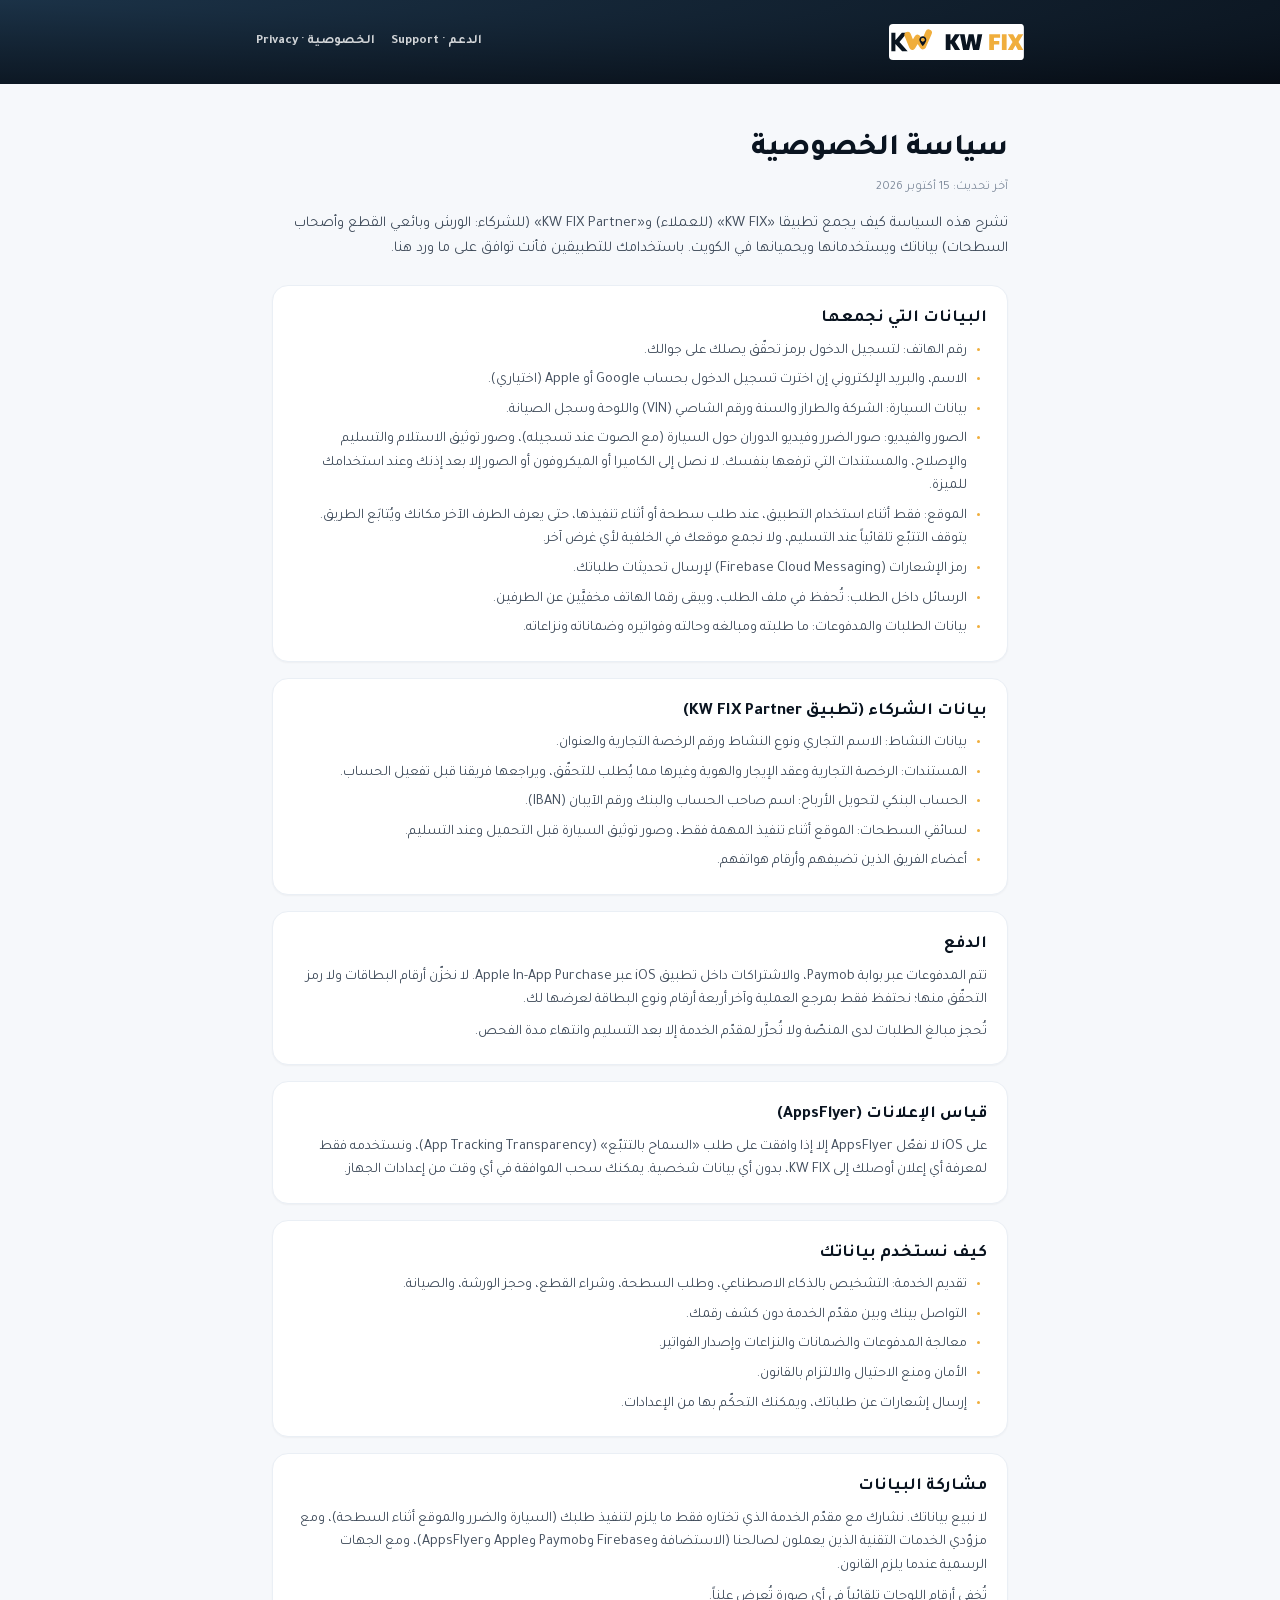
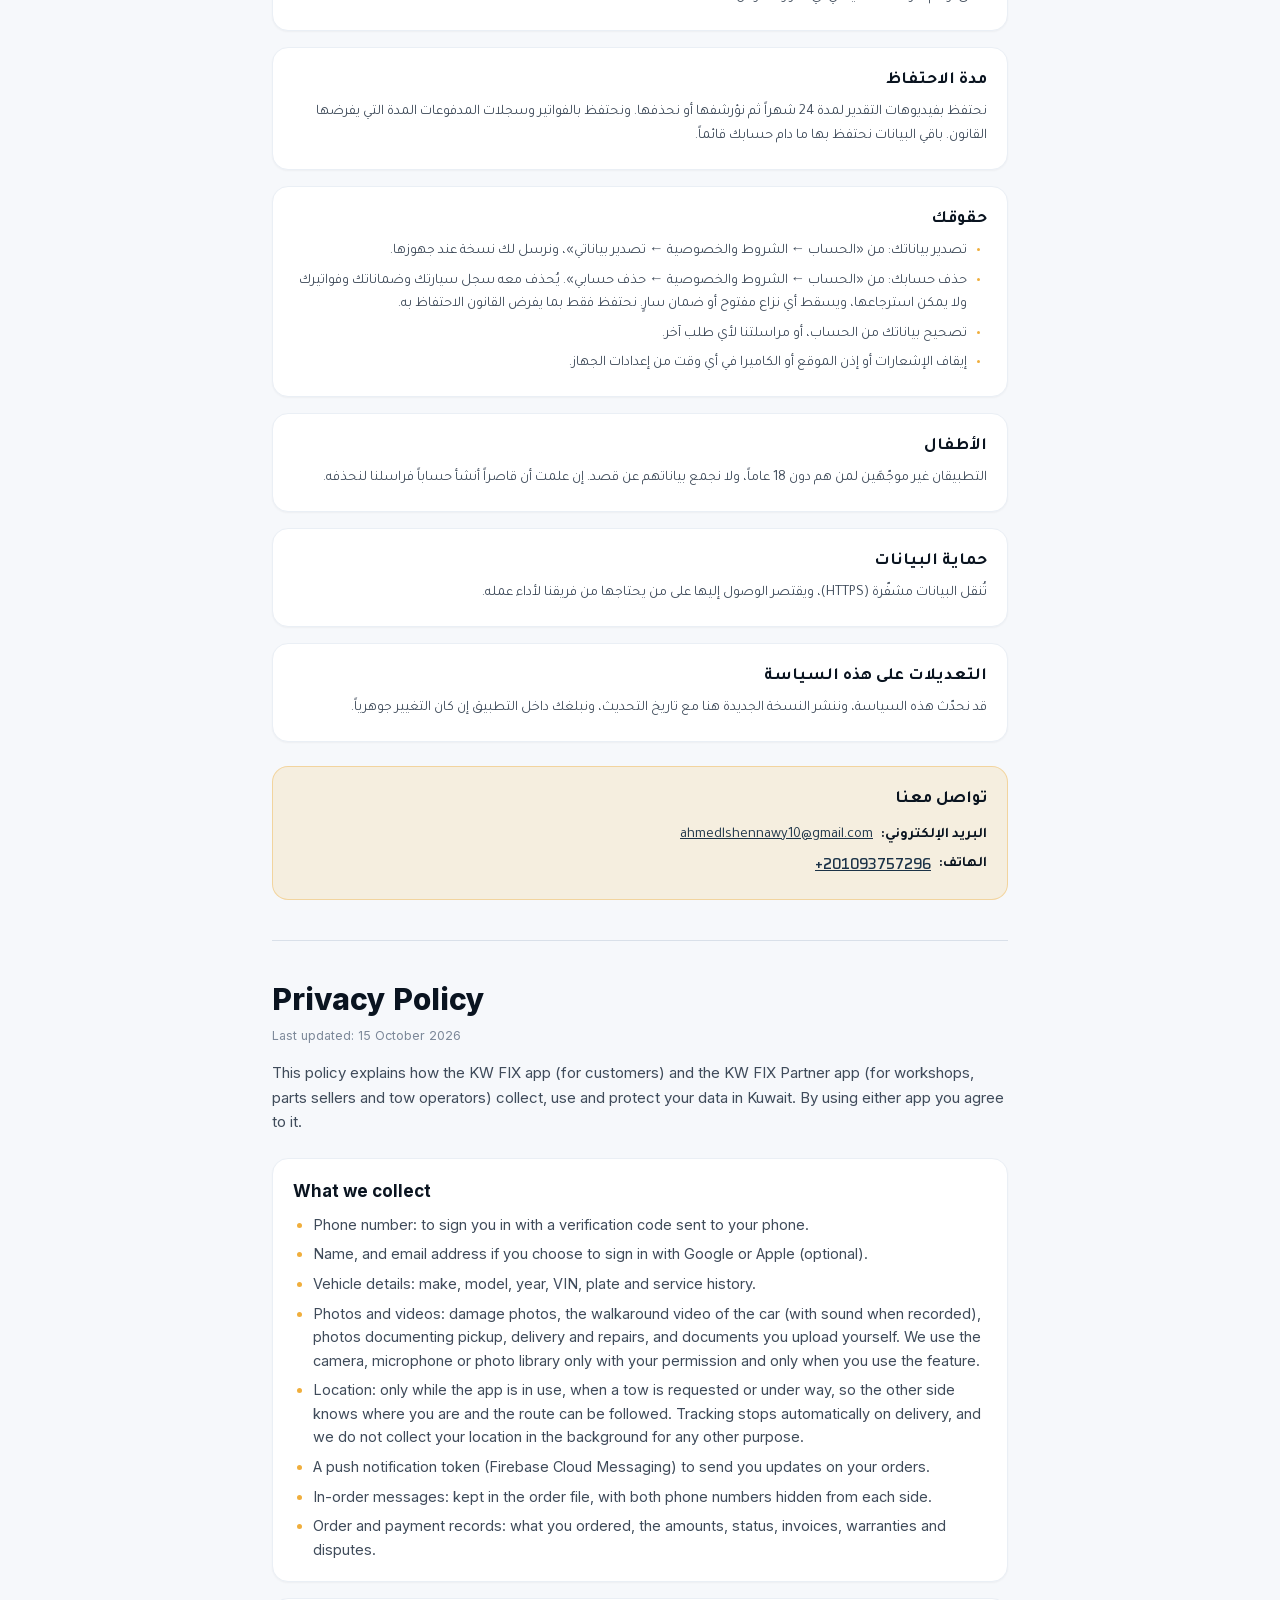
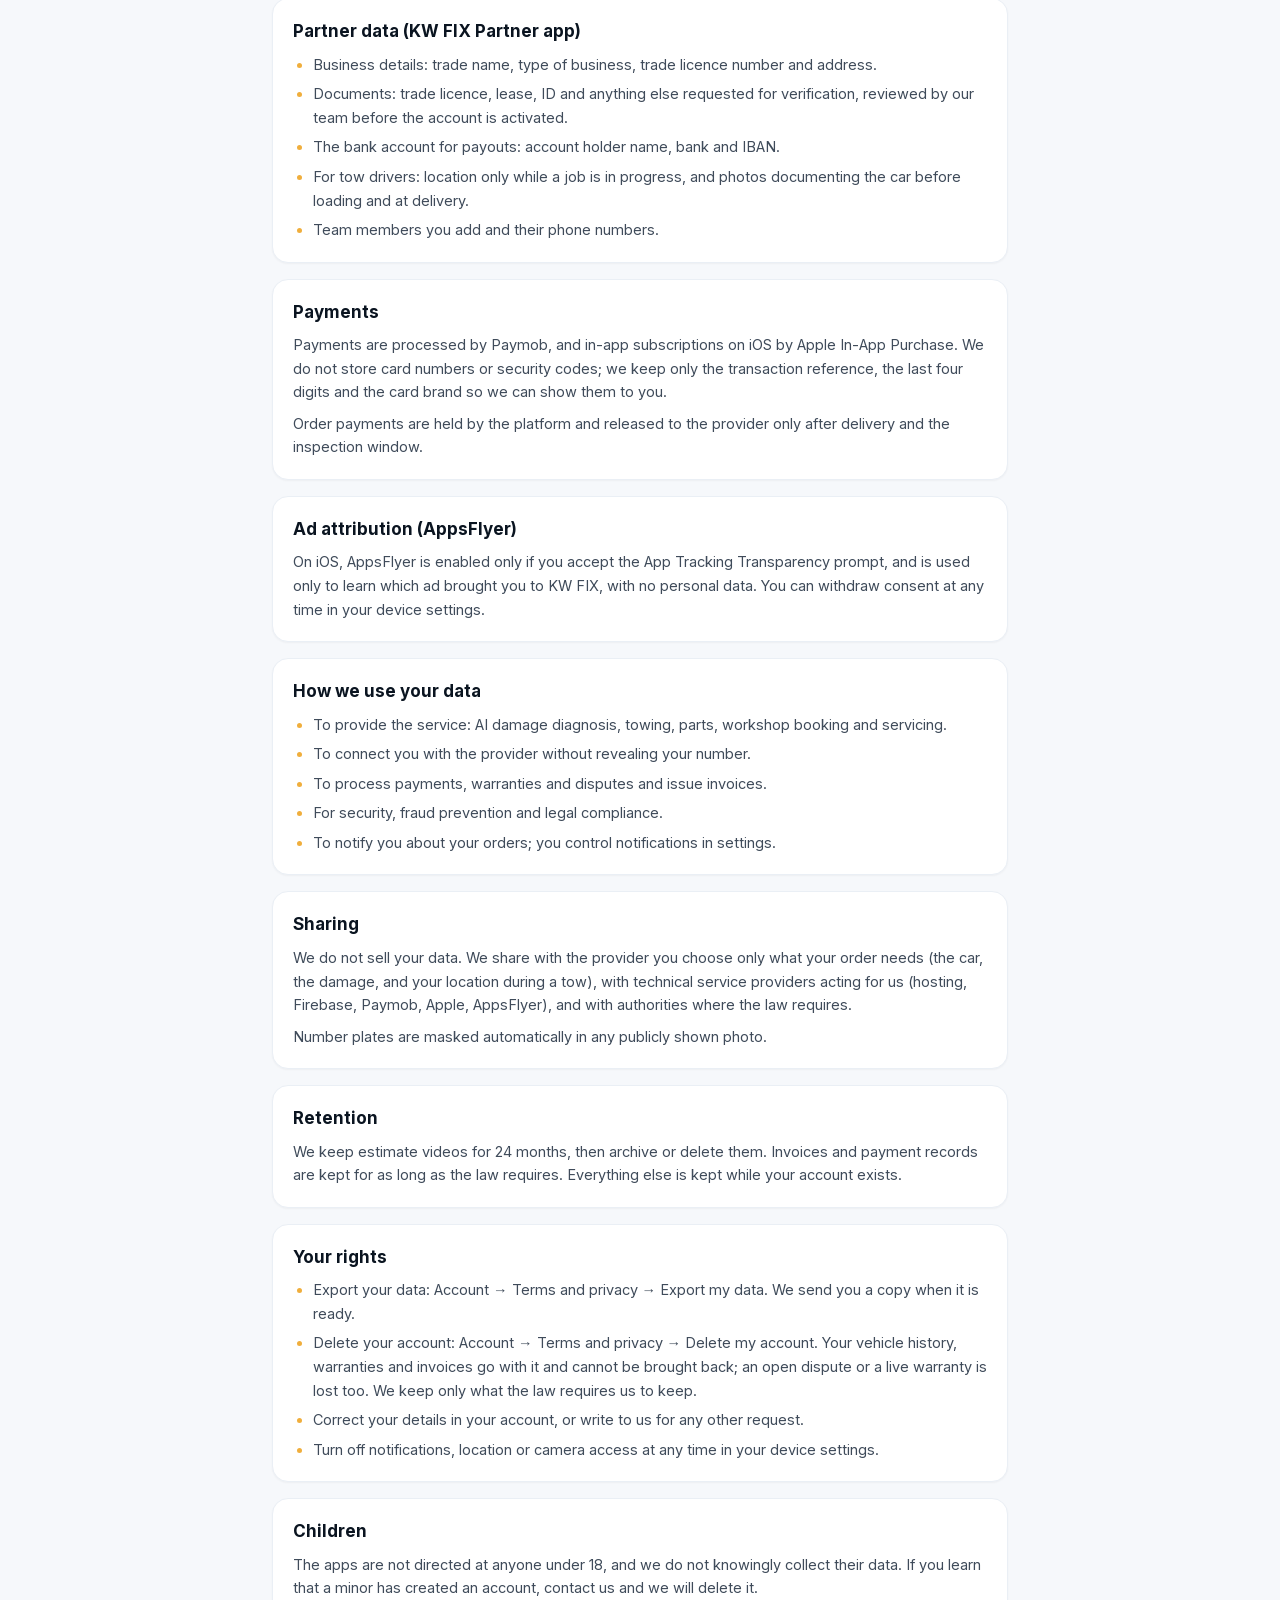
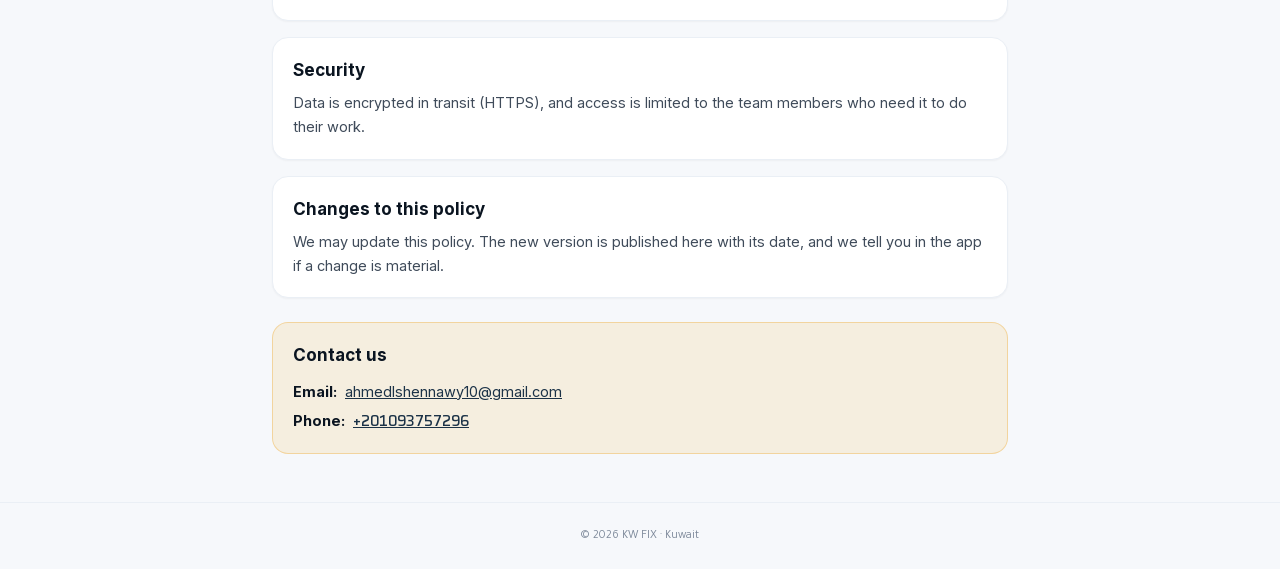
<file: privacy/index.html>
<!DOCTYPE html><html lang="ar" dir="rtl" class="whqhSG_variable _9LIvdq_variable _0bjUvq_variable bf8DeW_variable"><head><meta charSet="utf-8"/><meta name="viewport" content="width=device-width, initial-scale=1"/><link rel="stylesheet" href="../site.css"/><title>سياسة الخصوصية · Privacy Policy — KW FIX</title><meta name="description" content="How the KW FIX and KW FIX Partner apps collect, use and protect your data."/><meta name="robots" content="index, follow"/><meta name="next-size-adjust" content=""/></head><body><div hidden=""><!--$--><!--/$--></div><div class="min-h-dvh bg-canvas"><header class="bg-[radial-gradient(ellipse_at_top_left,var(--color-navy-700),var(--color-navy-950))] px-4 py-6"><div class="mx-auto flex max-w-3xl flex-wrap items-center justify-between gap-4"><img alt="KW FIX" width="150" height="40" decoding="async" data-nimg="1" class="h-9 w-auto rounded" style="color:transparent" src="../brand/logo_horizontal.svg"/><nav class="flex gap-4 text-[13px] font-bold text-white/80" aria-label="KW FIX"><a class="hover:text-gold-300" href="../support/">الدعم · Support</a><a class="hover:text-gold-300" href="../privacy/">الخصوصية · Privacy</a></nav></div></header><main class="mx-auto max-w-3xl px-4 py-8 sm:py-12"><article lang="ar" dir="rtl" class="font-ar"><h1 class="text-[26px] font-extrabold leading-tight text-fg sm:text-[30px]">سياسة الخصوصية</h1><p class="mt-2 text-[12.5px] text-fg-subtle">آخر تحديث: 15 أكتوبر 2026</p><p class="mt-4 text-[15px] leading-relaxed text-fg-muted">تشرح هذه السياسة كيف يجمع تطبيقا «KW FIX» (للعملاء) و«KW FIX Partner» (للشركاء: الورش وبائعي القطع وأصحاب السطحات) بياناتك ويستخدمانها ويحميانها في الكويت. باستخدامك للتطبيقين فأنت توافق على ما ورد هنا.</p><div class="mt-6 flex flex-col gap-4"><section class="rounded-lg border border-border bg-surface p-5 shadow-card"><h2 class="text-[17px] font-bold text-fg">البيانات التي نجمعها</h2><ul class="mt-2 list-disc space-y-1.5 ps-5 text-[14.5px] leading-relaxed text-fg-muted marker:text-gold-500"><li>رقم الهاتف: لتسجيل الدخول برمز تحقّق يصلك على جوالك.</li><li>الاسم، والبريد الإلكتروني إن اخترت تسجيل الدخول بحساب Google أو Apple (اختياري).</li><li>بيانات السيارة: الشركة والطراز والسنة ورقم الشاصي (VIN) واللوحة وسجل الصيانة.</li><li>الصور والفيديو: صور الضرر وفيديو الدوران حول السيارة (مع الصوت عند تسجيله)، وصور توثيق الاستلام والتسليم والإصلاح، والمستندات التي ترفعها بنفسك. لا نصل إلى الكاميرا أو الميكروفون أو الصور إلا بعد إذنك وعند استخدامك للميزة.</li><li>الموقع: فقط أثناء استخدام التطبيق، عند طلب سطحة أو أثناء تنفيذها، حتى يعرف الطرف الآخر مكانك ويُتابَع الطريق. يتوقف التتبّع تلقائياً عند التسليم، ولا نجمع موقعك في الخلفية لأي غرض آخر.</li><li>رمز الإشعارات (Firebase Cloud Messaging) لإرسال تحديثات طلباتك.</li><li>الرسائل داخل الطلب: تُحفظ في ملف الطلب، ويبقى رقما الهاتف مخفيَّين عن الطرفين.</li><li>بيانات الطلبات والمدفوعات: ما طلبته ومبالغه وحالته وفواتيره وضماناته ونزاعاته.</li></ul></section><section class="rounded-lg border border-border bg-surface p-5 shadow-card"><h2 class="text-[17px] font-bold text-fg">بيانات الشركاء (تطبيق KW FIX Partner)</h2><ul class="mt-2 list-disc space-y-1.5 ps-5 text-[14.5px] leading-relaxed text-fg-muted marker:text-gold-500"><li>بيانات النشاط: الاسم التجاري ونوع النشاط ورقم الرخصة التجارية والعنوان.</li><li>المستندات: الرخصة التجارية وعقد الإيجار والهوية وغيرها مما يُطلب للتحقّق، ويراجعها فريقنا قبل تفعيل الحساب.</li><li>الحساب البنكي لتحويل الأرباح: اسم صاحب الحساب والبنك ورقم الآيبان (IBAN).</li><li>لسائقي السطحات: الموقع أثناء تنفيذ المهمة فقط، وصور توثيق السيارة قبل التحميل وعند التسليم.</li><li>أعضاء الفريق الذين تضيفهم وأرقام هواتفهم.</li></ul></section><section class="rounded-lg border border-border bg-surface p-5 shadow-card"><h2 class="text-[17px] font-bold text-fg">الدفع</h2><p class="mt-2 text-[14.5px] leading-relaxed text-fg-muted">تتم المدفوعات عبر بوابة Paymob، والاشتراكات داخل تطبيق iOS عبر Apple In-App Purchase. لا نخزّن أرقام البطاقات ولا رمز التحقّق منها؛ نحتفظ فقط بمرجع العملية وآخر أربعة أرقام ونوع البطاقة لعرضها لك.</p><p class="mt-2 text-[14.5px] leading-relaxed text-fg-muted">تُحجز مبالغ الطلبات لدى المنصّة ولا تُحرَّر لمقدّم الخدمة إلا بعد التسليم وانتهاء مدة الفحص.</p></section><section class="rounded-lg border border-border bg-surface p-5 shadow-card"><h2 class="text-[17px] font-bold text-fg">قياس الإعلانات (AppsFlyer)</h2><p class="mt-2 text-[14.5px] leading-relaxed text-fg-muted">على iOS لا نفعّل AppsFlyer إلا إذا وافقت على طلب «السماح بالتتبّع» (App Tracking Transparency)، ونستخدمه فقط لمعرفة أي إعلان أوصلك إلى KW FIX، بدون أي بيانات شخصية. يمكنك سحب الموافقة في أي وقت من إعدادات الجهاز.</p></section><section class="rounded-lg border border-border bg-surface p-5 shadow-card"><h2 class="text-[17px] font-bold text-fg">كيف نستخدم بياناتك</h2><ul class="mt-2 list-disc space-y-1.5 ps-5 text-[14.5px] leading-relaxed text-fg-muted marker:text-gold-500"><li>تقديم الخدمة: التشخيص بالذكاء الاصطناعي، وطلب السطحة، وشراء القطع، وحجز الورشة، والصيانة.</li><li>التواصل بينك وبين مقدّم الخدمة دون كشف رقمك.</li><li>معالجة المدفوعات والضمانات والنزاعات وإصدار الفواتير.</li><li>الأمان ومنع الاحتيال والالتزام بالقانون.</li><li>إرسال إشعارات عن طلباتك، ويمكنك التحكّم بها من الإعدادات.</li></ul></section><section class="rounded-lg border border-border bg-surface p-5 shadow-card"><h2 class="text-[17px] font-bold text-fg">مشاركة البيانات</h2><p class="mt-2 text-[14.5px] leading-relaxed text-fg-muted">لا نبيع بياناتك. نشارك مع مقدّم الخدمة الذي تختاره فقط ما يلزم لتنفيذ طلبك (السيارة والضرر والموقع أثناء السطحة)، ومع مزوّدي الخدمات التقنية الذين يعملون لصالحنا (الاستضافة وFirebase وPaymob وApple وAppsFlyer)، ومع الجهات الرسمية عندما يلزم القانون.</p><p class="mt-2 text-[14.5px] leading-relaxed text-fg-muted">تُخفى أرقام اللوحات تلقائياً في أي صورة تُعرض علناً.</p></section><section class="rounded-lg border border-border bg-surface p-5 shadow-card"><h2 class="text-[17px] font-bold text-fg">مدة الاحتفاظ</h2><p class="mt-2 text-[14.5px] leading-relaxed text-fg-muted">نحتفظ بفيديوهات التقدير لمدة 24 شهراً ثم نؤرشفها أو نحذفها. ونحتفظ بالفواتير وسجلات المدفوعات المدة التي يفرضها القانون. باقي البيانات نحتفظ بها ما دام حسابك قائماً.</p></section><section class="rounded-lg border border-border bg-surface p-5 shadow-card"><h2 class="text-[17px] font-bold text-fg">حقوقك</h2><ul class="mt-2 list-disc space-y-1.5 ps-5 text-[14.5px] leading-relaxed text-fg-muted marker:text-gold-500"><li>تصدير بياناتك: من «الحساب ← الشروط والخصوصية ← تصدير بياناتي»، ونرسل لك نسخة عند جهوزها.</li><li>حذف حسابك: من «الحساب ← الشروط والخصوصية ← حذف حسابي». يُحذف معه سجل سيارتك وضماناتك وفواتيرك ولا يمكن استرجاعها، ويسقط أي نزاع مفتوح أو ضمان سارٍ. نحتفظ فقط بما يفرض القانون الاحتفاظ به.</li><li>تصحيح بياناتك من الحساب، أو مراسلتنا لأي طلب آخر.</li><li>إيقاف الإشعارات أو إذن الموقع أو الكاميرا في أي وقت من إعدادات الجهاز.</li></ul></section><section class="rounded-lg border border-border bg-surface p-5 shadow-card"><h2 class="text-[17px] font-bold text-fg">الأطفال</h2><p class="mt-2 text-[14.5px] leading-relaxed text-fg-muted">التطبيقان غير موجّهَين لمن هم دون 18 عاماً، ولا نجمع بياناتهم عن قصد. إن علمت أن قاصراً أنشأ حساباً فراسلنا لنحذفه.</p></section><section class="rounded-lg border border-border bg-surface p-5 shadow-card"><h2 class="text-[17px] font-bold text-fg">حماية البيانات</h2><p class="mt-2 text-[14.5px] leading-relaxed text-fg-muted">تُنقل البيانات مشفّرة (HTTPS)، ويقتصر الوصول إليها على من يحتاجها من فريقنا لأداء عمله.</p></section><section class="rounded-lg border border-border bg-surface p-5 shadow-card"><h2 class="text-[17px] font-bold text-fg">التعديلات على هذه السياسة</h2><p class="mt-2 text-[14.5px] leading-relaxed text-fg-muted">قد نحدّث هذه السياسة، وننشر النسخة الجديدة هنا مع تاريخ التحديث، ونبلغك داخل التطبيق إن كان التغيير جوهرياً.</p></section></div><div class="mt-6"><div class="rounded-lg border border-gold-500/40 bg-accent-soft p-5"><h2 class="text-[17px] font-bold text-fg">تواصل معنا</h2><dl class="mt-3 grid gap-2 text-[14.5px]"><div class="flex flex-wrap gap-x-2"><dt class="font-bold text-fg">البريد الإلكتروني:</dt><dd><a href="mailto:ahmedlshennawy10@gmail.com" dir="ltr" class="break-all text-navy-700 underline dark:text-gold-300">ahmedlshennawy10@gmail.com</a></dd></div><div class="flex flex-wrap gap-x-2"><dt class="font-bold text-fg">الهاتف:</dt><dd><a href="tel:+201093757296" dir="ltr" class="num text-navy-700 underline dark:text-gold-300">+201093757296</a></dd></div></dl></div></div></article><hr class="my-10 border-border-strong"/><article lang="en" dir="ltr" class="font-en"><h1 class="text-[26px] font-extrabold leading-tight text-fg sm:text-[30px]">Privacy Policy</h1><p class="mt-2 text-[12.5px] text-fg-subtle">Last updated: 15 October 2026</p><p class="mt-4 text-[15px] leading-relaxed text-fg-muted">This policy explains how the KW FIX app (for customers) and the KW FIX Partner app (for workshops, parts sellers and tow operators) collect, use and protect your data in Kuwait. By using either app you agree to it.</p><div class="mt-6 flex flex-col gap-4"><section class="rounded-lg border border-border bg-surface p-5 shadow-card"><h2 class="text-[17px] font-bold text-fg">What we collect</h2><ul class="mt-2 list-disc space-y-1.5 ps-5 text-[14.5px] leading-relaxed text-fg-muted marker:text-gold-500"><li>Phone number: to sign you in with a verification code sent to your phone.</li><li>Name, and email address if you choose to sign in with Google or Apple (optional).</li><li>Vehicle details: make, model, year, VIN, plate and service history.</li><li>Photos and videos: damage photos, the walkaround video of the car (with sound when recorded), photos documenting pickup, delivery and repairs, and documents you upload yourself. We use the camera, microphone or photo library only with your permission and only when you use the feature.</li><li>Location: only while the app is in use, when a tow is requested or under way, so the other side knows where you are and the route can be followed. Tracking stops automatically on delivery, and we do not collect your location in the background for any other purpose.</li><li>A push notification token (Firebase Cloud Messaging) to send you updates on your orders.</li><li>In-order messages: kept in the order file, with both phone numbers hidden from each side.</li><li>Order and payment records: what you ordered, the amounts, status, invoices, warranties and disputes.</li></ul></section><section class="rounded-lg border border-border bg-surface p-5 shadow-card"><h2 class="text-[17px] font-bold text-fg">Partner data (KW FIX Partner app)</h2><ul class="mt-2 list-disc space-y-1.5 ps-5 text-[14.5px] leading-relaxed text-fg-muted marker:text-gold-500"><li>Business details: trade name, type of business, trade licence number and address.</li><li>Documents: trade licence, lease, ID and anything else requested for verification, reviewed by our team before the account is activated.</li><li>The bank account for payouts: account holder name, bank and IBAN.</li><li>For tow drivers: location only while a job is in progress, and photos documenting the car before loading and at delivery.</li><li>Team members you add and their phone numbers.</li></ul></section><section class="rounded-lg border border-border bg-surface p-5 shadow-card"><h2 class="text-[17px] font-bold text-fg">Payments</h2><p class="mt-2 text-[14.5px] leading-relaxed text-fg-muted">Payments are processed by Paymob, and in-app subscriptions on iOS by Apple In-App Purchase. We do not store card numbers or security codes; we keep only the transaction reference, the last four digits and the card brand so we can show them to you.</p><p class="mt-2 text-[14.5px] leading-relaxed text-fg-muted">Order payments are held by the platform and released to the provider only after delivery and the inspection window.</p></section><section class="rounded-lg border border-border bg-surface p-5 shadow-card"><h2 class="text-[17px] font-bold text-fg">Ad attribution (AppsFlyer)</h2><p class="mt-2 text-[14.5px] leading-relaxed text-fg-muted">On iOS, AppsFlyer is enabled only if you accept the App Tracking Transparency prompt, and is used only to learn which ad brought you to KW FIX, with no personal data. You can withdraw consent at any time in your device settings.</p></section><section class="rounded-lg border border-border bg-surface p-5 shadow-card"><h2 class="text-[17px] font-bold text-fg">How we use your data</h2><ul class="mt-2 list-disc space-y-1.5 ps-5 text-[14.5px] leading-relaxed text-fg-muted marker:text-gold-500"><li>To provide the service: AI damage diagnosis, towing, parts, workshop booking and servicing.</li><li>To connect you with the provider without revealing your number.</li><li>To process payments, warranties and disputes and issue invoices.</li><li>For security, fraud prevention and legal compliance.</li><li>To notify you about your orders; you control notifications in settings.</li></ul></section><section class="rounded-lg border border-border bg-surface p-5 shadow-card"><h2 class="text-[17px] font-bold text-fg">Sharing</h2><p class="mt-2 text-[14.5px] leading-relaxed text-fg-muted">We do not sell your data. We share with the provider you choose only what your order needs (the car, the damage, and your location during a tow), with technical service providers acting for us (hosting, Firebase, Paymob, Apple, AppsFlyer), and with authorities where the law requires.</p><p class="mt-2 text-[14.5px] leading-relaxed text-fg-muted">Number plates are masked automatically in any publicly shown photo.</p></section><section class="rounded-lg border border-border bg-surface p-5 shadow-card"><h2 class="text-[17px] font-bold text-fg">Retention</h2><p class="mt-2 text-[14.5px] leading-relaxed text-fg-muted">We keep estimate videos for 24 months, then archive or delete them. Invoices and payment records are kept for as long as the law requires. Everything else is kept while your account exists.</p></section><section class="rounded-lg border border-border bg-surface p-5 shadow-card"><h2 class="text-[17px] font-bold text-fg">Your rights</h2><ul class="mt-2 list-disc space-y-1.5 ps-5 text-[14.5px] leading-relaxed text-fg-muted marker:text-gold-500"><li>Export your data: Account → Terms and privacy → Export my data. We send you a copy when it is ready.</li><li>Delete your account: Account → Terms and privacy → Delete my account. Your vehicle history, warranties and invoices go with it and cannot be brought back; an open dispute or a live warranty is lost too. We keep only what the law requires us to keep.</li><li>Correct your details in your account, or write to us for any other request.</li><li>Turn off notifications, location or camera access at any time in your device settings.</li></ul></section><section class="rounded-lg border border-border bg-surface p-5 shadow-card"><h2 class="text-[17px] font-bold text-fg">Children</h2><p class="mt-2 text-[14.5px] leading-relaxed text-fg-muted">The apps are not directed at anyone under 18, and we do not knowingly collect their data. If you learn that a minor has created an account, contact us and we will delete it.</p></section><section class="rounded-lg border border-border bg-surface p-5 shadow-card"><h2 class="text-[17px] font-bold text-fg">Security</h2><p class="mt-2 text-[14.5px] leading-relaxed text-fg-muted">Data is encrypted in transit (HTTPS), and access is limited to the team members who need it to do their work.</p></section><section class="rounded-lg border border-border bg-surface p-5 shadow-card"><h2 class="text-[17px] font-bold text-fg">Changes to this policy</h2><p class="mt-2 text-[14.5px] leading-relaxed text-fg-muted">We may update this policy. The new version is published here with its date, and we tell you in the app if a change is material.</p></section></div><div class="mt-6"><div class="rounded-lg border border-gold-500/40 bg-accent-soft p-5"><h2 class="text-[17px] font-bold text-fg">Contact us</h2><dl class="mt-3 grid gap-2 text-[14.5px]"><div class="flex flex-wrap gap-x-2"><dt class="font-bold text-fg">Email:</dt><dd><a href="mailto:ahmedlshennawy10@gmail.com" dir="ltr" class="break-all text-navy-700 underline dark:text-gold-300">ahmedlshennawy10@gmail.com</a></dd></div><div class="flex flex-wrap gap-x-2"><dt class="font-bold text-fg">Phone:</dt><dd><a href="tel:+201093757296" dir="ltr" class="num text-navy-700 underline dark:text-gold-300">+201093757296</a></dd></div></dl></div></div></article></main><footer class="border-t border-border px-4 py-6 text-center text-[12px] text-fg-subtle"><span dir="ltr">© 2026 KW FIX · Kuwait</span></footer></div><!--$--><!--/$--></body></html>
</file>
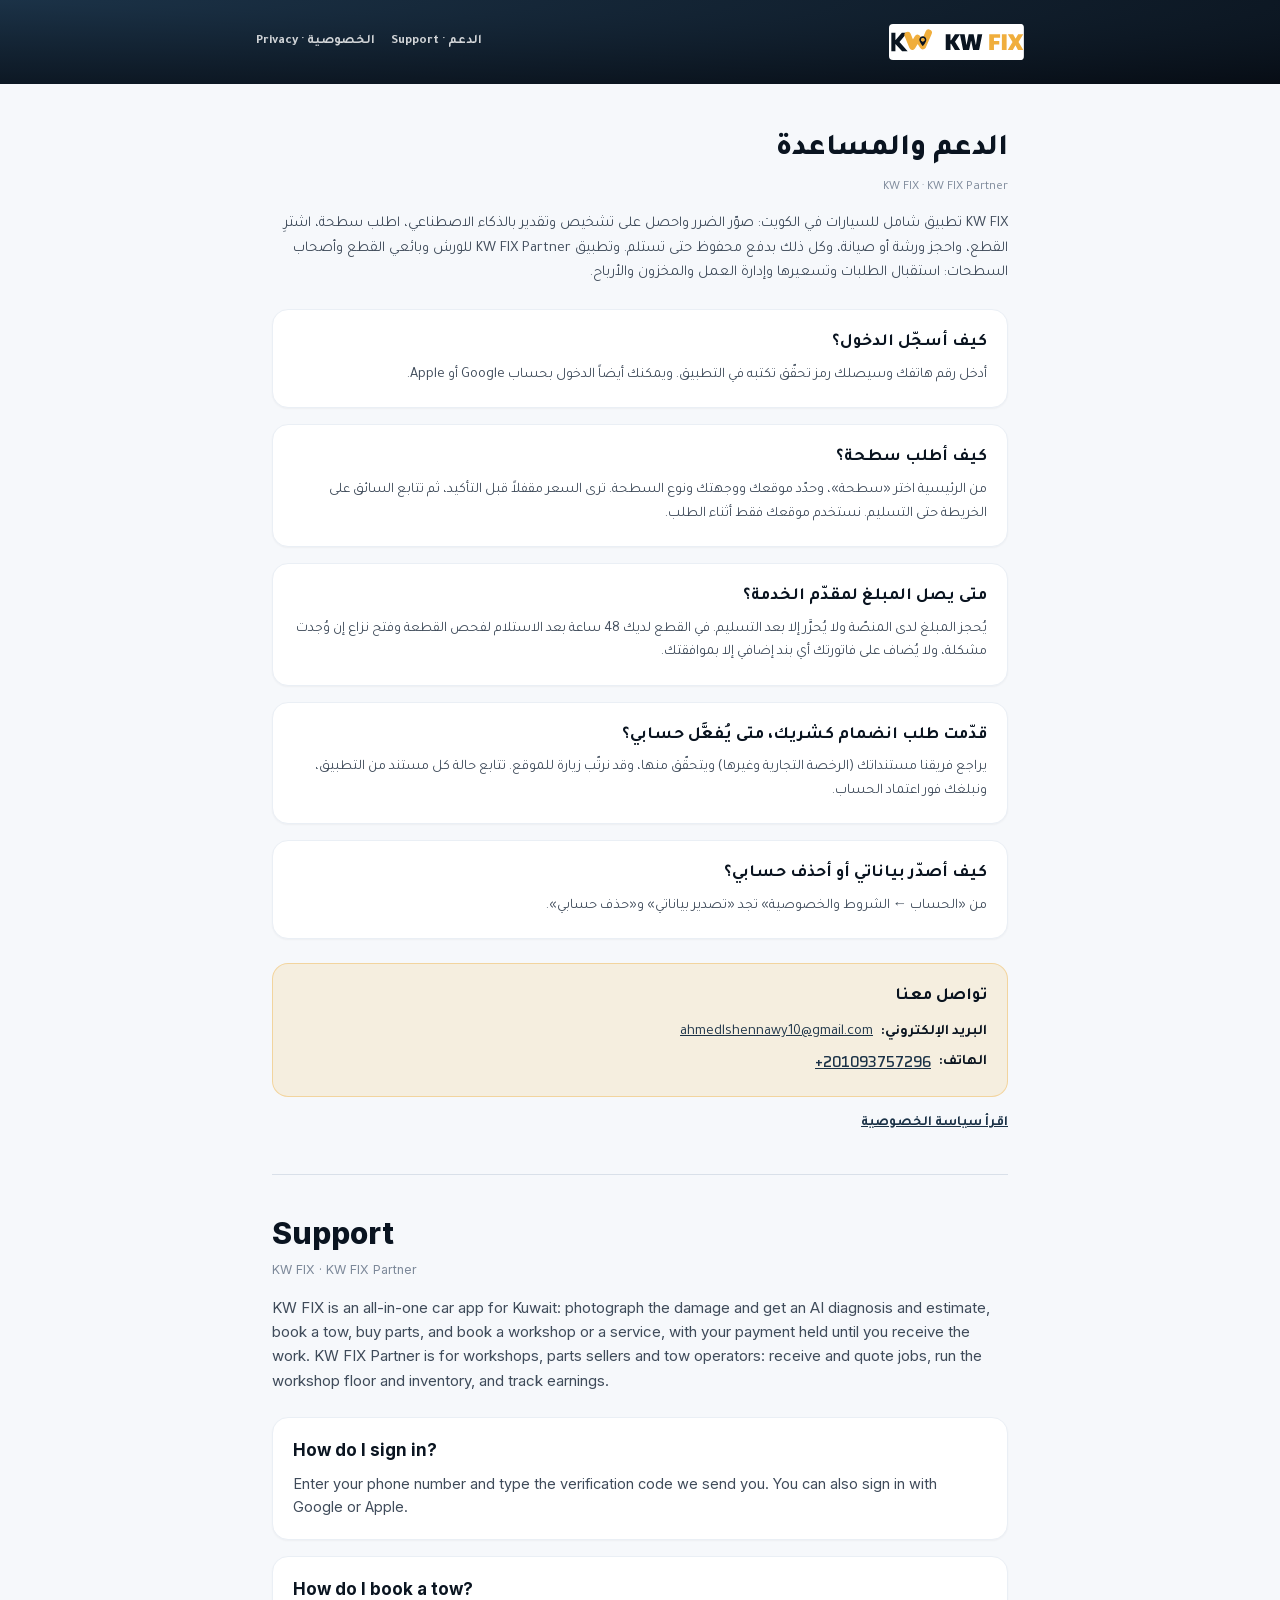
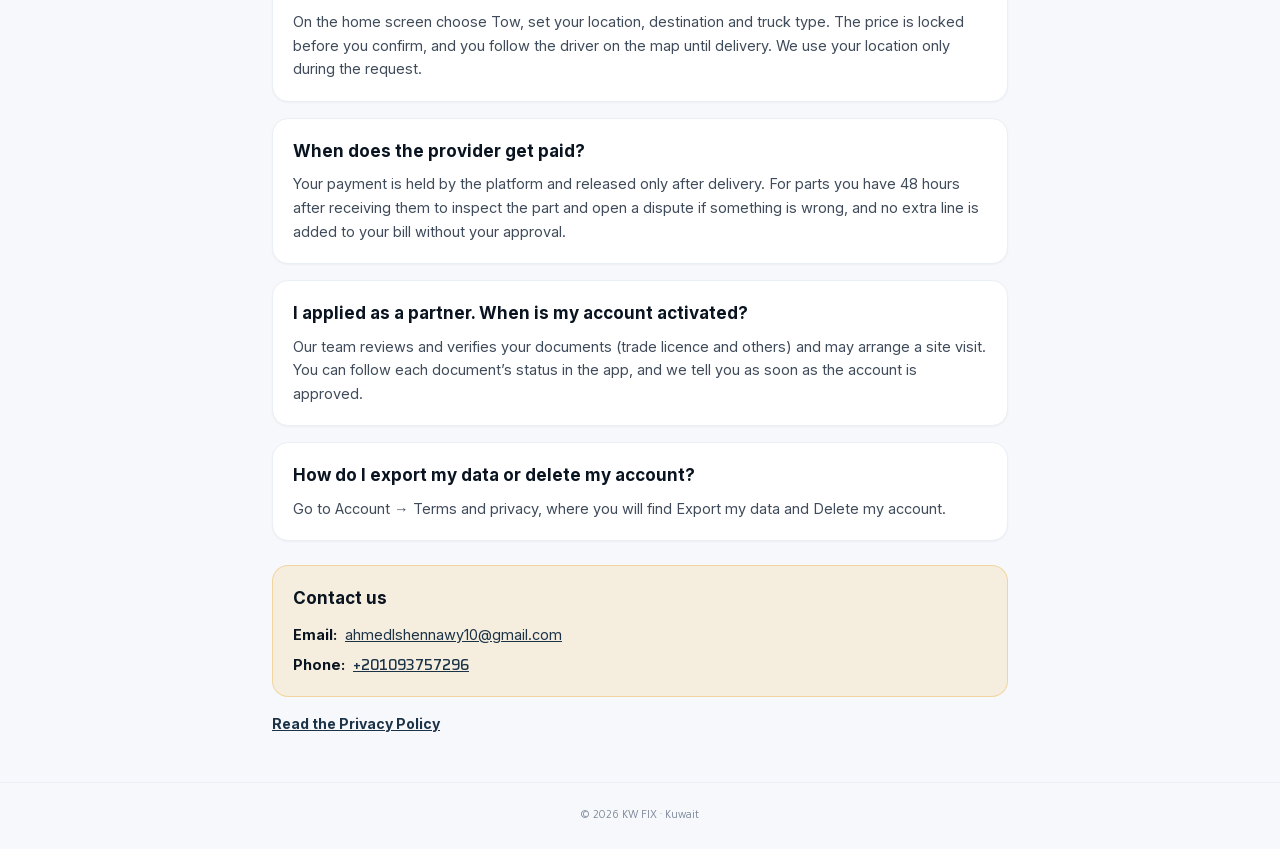
<file: support/index.html>
<!DOCTYPE html><html lang="ar" dir="rtl" class="whqhSG_variable _9LIvdq_variable _0bjUvq_variable bf8DeW_variable"><head><meta charSet="utf-8"/><meta name="viewport" content="width=device-width, initial-scale=1"/><link rel="stylesheet" href="../site.css"/><title>الدعم · Support — KW FIX</title><meta name="description" content="Help with the KW FIX and KW FIX Partner apps: what they do, frequently asked questions and how to reach us."/><meta name="robots" content="index, follow"/><meta name="next-size-adjust" content=""/></head><body><div hidden=""><!--$--><!--/$--></div><div class="min-h-dvh bg-canvas"><header class="bg-[radial-gradient(ellipse_at_top_left,var(--color-navy-700),var(--color-navy-950))] px-4 py-6"><div class="mx-auto flex max-w-3xl flex-wrap items-center justify-between gap-4"><img alt="KW FIX" width="150" height="40" decoding="async" data-nimg="1" class="h-9 w-auto rounded" style="color:transparent" src="../brand/logo_horizontal.svg"/><nav class="flex gap-4 text-[13px] font-bold text-white/80" aria-label="KW FIX"><a class="hover:text-gold-300" href="../support/">الدعم · Support</a><a class="hover:text-gold-300" href="../privacy/">الخصوصية · Privacy</a></nav></div></header><main class="mx-auto max-w-3xl px-4 py-8 sm:py-12"><article lang="ar" dir="rtl" class="font-ar"><h1 class="text-[26px] font-extrabold leading-tight text-fg sm:text-[30px]">الدعم والمساعدة</h1><p class="mt-2 text-[12.5px] text-fg-subtle">KW FIX · KW FIX Partner</p><p class="mt-4 text-[15px] leading-relaxed text-fg-muted">KW FIX تطبيق شامل للسيارات في الكويت: صوّر الضرر واحصل على تشخيص وتقدير بالذكاء الاصطناعي، اطلب سطحة، اشترِ القطع، واحجز ورشة أو صيانة، وكل ذلك بدفع محفوظ حتى تستلم. وتطبيق KW FIX Partner للورش وبائعي القطع وأصحاب السطحات: استقبال الطلبات وتسعيرها وإدارة العمل والمخزون والأرباح.</p><div class="mt-6 flex flex-col gap-4"><section class="rounded-lg border border-border bg-surface p-5 shadow-card"><h2 class="text-[17px] font-bold text-fg">كيف أسجّل الدخول؟</h2><p class="mt-2 text-[14.5px] leading-relaxed text-fg-muted">أدخل رقم هاتفك وسيصلك رمز تحقّق تكتبه في التطبيق. ويمكنك أيضاً الدخول بحساب Google أو Apple.</p></section><section class="rounded-lg border border-border bg-surface p-5 shadow-card"><h2 class="text-[17px] font-bold text-fg">كيف أطلب سطحة؟</h2><p class="mt-2 text-[14.5px] leading-relaxed text-fg-muted">من الرئيسية اختر «سطحة»، وحدّد موقعك ووجهتك ونوع السطحة. ترى السعر مقفلاً قبل التأكيد، ثم تتابع السائق على الخريطة حتى التسليم. نستخدم موقعك فقط أثناء الطلب.</p></section><section class="rounded-lg border border-border bg-surface p-5 shadow-card"><h2 class="text-[17px] font-bold text-fg">متى يصل المبلغ لمقدّم الخدمة؟</h2><p class="mt-2 text-[14.5px] leading-relaxed text-fg-muted">يُحجز المبلغ لدى المنصّة ولا يُحرَّر إلا بعد التسليم. في القطع لديك 48 ساعة بعد الاستلام لفحص القطعة وفتح نزاع إن وُجدت مشكلة، ولا يُضاف على فاتورتك أي بند إضافي إلا بموافقتك.</p></section><section class="rounded-lg border border-border bg-surface p-5 shadow-card"><h2 class="text-[17px] font-bold text-fg">قدّمت طلب انضمام كشريك، متى يُفعَّل حسابي؟</h2><p class="mt-2 text-[14.5px] leading-relaxed text-fg-muted">يراجع فريقنا مستنداتك (الرخصة التجارية وغيرها) ويتحقّق منها، وقد نرتّب زيارة للموقع. تتابع حالة كل مستند من التطبيق، ونبلغك فور اعتماد الحساب.</p></section><section class="rounded-lg border border-border bg-surface p-5 shadow-card"><h2 class="text-[17px] font-bold text-fg">كيف أصدّر بياناتي أو أحذف حسابي؟</h2><p class="mt-2 text-[14.5px] leading-relaxed text-fg-muted">من «الحساب ← الشروط والخصوصية» تجد «تصدير بياناتي» و«حذف حسابي».</p></section></div><div class="mt-6"><div class="flex flex-col gap-4"><div class="rounded-lg border border-gold-500/40 bg-accent-soft p-5"><h2 class="text-[17px] font-bold text-fg">تواصل معنا</h2><dl class="mt-3 grid gap-2 text-[14.5px]"><div class="flex flex-wrap gap-x-2"><dt class="font-bold text-fg">البريد الإلكتروني:</dt><dd><a href="mailto:ahmedlshennawy10@gmail.com" dir="ltr" class="break-all text-navy-700 underline dark:text-gold-300">ahmedlshennawy10@gmail.com</a></dd></div><div class="flex flex-wrap gap-x-2"><dt class="font-bold text-fg">الهاتف:</dt><dd><a href="tel:+201093757296" dir="ltr" class="num text-navy-700 underline dark:text-gold-300">+201093757296</a></dd></div></dl></div><p class="text-[14px] text-fg-muted"><a class="font-bold text-navy-700 underline dark:text-gold-300" href="../privacy/">اقرأ سياسة الخصوصية</a></p></div></div></article><hr class="my-10 border-border-strong"/><article lang="en" dir="ltr" class="font-en"><h1 class="text-[26px] font-extrabold leading-tight text-fg sm:text-[30px]">Support</h1><p class="mt-2 text-[12.5px] text-fg-subtle">KW FIX · KW FIX Partner</p><p class="mt-4 text-[15px] leading-relaxed text-fg-muted">KW FIX is an all-in-one car app for Kuwait: photograph the damage and get an AI diagnosis and estimate, book a tow, buy parts, and book a workshop or a service, with your payment held until you receive the work. KW FIX Partner is for workshops, parts sellers and tow operators: receive and quote jobs, run the workshop floor and inventory, and track earnings.</p><div class="mt-6 flex flex-col gap-4"><section class="rounded-lg border border-border bg-surface p-5 shadow-card"><h2 class="text-[17px] font-bold text-fg">How do I sign in?</h2><p class="mt-2 text-[14.5px] leading-relaxed text-fg-muted">Enter your phone number and type the verification code we send you. You can also sign in with Google or Apple.</p></section><section class="rounded-lg border border-border bg-surface p-5 shadow-card"><h2 class="text-[17px] font-bold text-fg">How do I book a tow?</h2><p class="mt-2 text-[14.5px] leading-relaxed text-fg-muted">On the home screen choose Tow, set your location, destination and truck type. The price is locked before you confirm, and you follow the driver on the map until delivery. We use your location only during the request.</p></section><section class="rounded-lg border border-border bg-surface p-5 shadow-card"><h2 class="text-[17px] font-bold text-fg">When does the provider get paid?</h2><p class="mt-2 text-[14.5px] leading-relaxed text-fg-muted">Your payment is held by the platform and released only after delivery. For parts you have 48 hours after receiving them to inspect the part and open a dispute if something is wrong, and no extra line is added to your bill without your approval.</p></section><section class="rounded-lg border border-border bg-surface p-5 shadow-card"><h2 class="text-[17px] font-bold text-fg">I applied as a partner. When is my account activated?</h2><p class="mt-2 text-[14.5px] leading-relaxed text-fg-muted">Our team reviews and verifies your documents (trade licence and others) and may arrange a site visit. You can follow each document’s status in the app, and we tell you as soon as the account is approved.</p></section><section class="rounded-lg border border-border bg-surface p-5 shadow-card"><h2 class="text-[17px] font-bold text-fg">How do I export my data or delete my account?</h2><p class="mt-2 text-[14.5px] leading-relaxed text-fg-muted">Go to Account → Terms and privacy, where you will find Export my data and Delete my account.</p></section></div><div class="mt-6"><div class="flex flex-col gap-4"><div class="rounded-lg border border-gold-500/40 bg-accent-soft p-5"><h2 class="text-[17px] font-bold text-fg">Contact us</h2><dl class="mt-3 grid gap-2 text-[14.5px]"><div class="flex flex-wrap gap-x-2"><dt class="font-bold text-fg">Email:</dt><dd><a href="mailto:ahmedlshennawy10@gmail.com" dir="ltr" class="break-all text-navy-700 underline dark:text-gold-300">ahmedlshennawy10@gmail.com</a></dd></div><div class="flex flex-wrap gap-x-2"><dt class="font-bold text-fg">Phone:</dt><dd><a href="tel:+201093757296" dir="ltr" class="num text-navy-700 underline dark:text-gold-300">+201093757296</a></dd></div></dl></div><p class="text-[14px] text-fg-muted"><a class="font-bold text-navy-700 underline dark:text-gold-300" href="../privacy/">Read the Privacy Policy</a></p></div></div></article></main><footer class="border-t border-border px-4 py-6 text-center text-[12px] text-fg-subtle"><span dir="ltr">© 2026 KW FIX · Kuwait</span></footer></div><!--$--><!--/$--></body></html>
</file>
<file: site.css>
@font-face{font-family:Tajawal;font-style:normal;font-weight:400;font-display:swap;src:url(media/4b676bcffc00356a-s.p.24y4-vc3jpn8m.woff2)format("woff2");unicode-range:U+6??,U+750-77F,U+870-891,U+897-8E1,U+8E3-8FF,U+200C-200E,U+2010-2011,U+204F,U+2E41,U+FB50-FDFF,U+FE70-FE74,U+FE76-FEFC,U+102E0-102FB,U+10E60-10E7E,U+10EC2-10EC7,U+10EC9-10EEE,U+10EF?,U+1EE00-1EE03,U+1EE05-1EE1F,U+1EE21-1EE22,U+1EE24,U+1EE27,U+1EE29-1EE32,U+1EE34-1EE37,U+1EE39,U+1EE3B,U+1EE42,U+1EE47,U+1EE49,U+1EE4B,U+1EE4D-1EE4F,U+1EE51-1EE52,U+1EE54,U+1EE57,U+1EE59,U+1EE5B,U+1EE5D,U+1EE5F,U+1EE61-1EE62,U+1EE64,U+1EE67-1EE6A,U+1EE6C-1EE72,U+1EE74-1EE77,U+1EE79-1EE7C,U+1EE7E,U+1EE80-1EE89,U+1EE8B-1EE9B,U+1EEA1-1EEA3,U+1EEA5-1EEA9,U+1EEAB-1EEBB,U+1EEF0-1EEF1}@font-face{font-family:Tajawal;font-style:normal;font-weight:400;font-display:swap;src:url(media/1d2cc0c079997359-s.p.44lktk7jzy0s-.woff2)format("woff2");unicode-range:U+??,U+131,U+152-153,U+2BB-2BC,U+2C6,U+2DA,U+2DC,U+304,U+308,U+329,U+2000-206F,U+20AC,U+2122,U+2191,U+2193,U+2212,U+2215,U+FEFF,U+FFFD}@font-face{font-family:Tajawal;font-style:normal;font-weight:500;font-display:swap;src:url(media/d54db18e8cd5f74f-s.p.0ji0xjltb6ro5.woff2)format("woff2");unicode-range:U+6??,U+750-77F,U+870-891,U+897-8E1,U+8E3-8FF,U+200C-200E,U+2010-2011,U+204F,U+2E41,U+FB50-FDFF,U+FE70-FE74,U+FE76-FEFC,U+102E0-102FB,U+10E60-10E7E,U+10EC2-10EC7,U+10EC9-10EEE,U+10EF?,U+1EE00-1EE03,U+1EE05-1EE1F,U+1EE21-1EE22,U+1EE24,U+1EE27,U+1EE29-1EE32,U+1EE34-1EE37,U+1EE39,U+1EE3B,U+1EE42,U+1EE47,U+1EE49,U+1EE4B,U+1EE4D-1EE4F,U+1EE51-1EE52,U+1EE54,U+1EE57,U+1EE59,U+1EE5B,U+1EE5D,U+1EE5F,U+1EE61-1EE62,U+1EE64,U+1EE67-1EE6A,U+1EE6C-1EE72,U+1EE74-1EE77,U+1EE79-1EE7C,U+1EE7E,U+1EE80-1EE89,U+1EE8B-1EE9B,U+1EEA1-1EEA3,U+1EEA5-1EEA9,U+1EEAB-1EEBB,U+1EEF0-1EEF1}@font-face{font-family:Tajawal;font-style:normal;font-weight:500;font-display:swap;src:url(media/f0e0669539caf32a-s.p.2cslzs_83-cos.woff2)format("woff2");unicode-range:U+??,U+131,U+152-153,U+2BB-2BC,U+2C6,U+2DA,U+2DC,U+304,U+308,U+329,U+2000-206F,U+20AC,U+2122,U+2191,U+2193,U+2212,U+2215,U+FEFF,U+FFFD}@font-face{font-family:Tajawal;font-style:normal;font-weight:700;font-display:swap;src:url(media/48e6fa8a5baca31f-s.p.14yttwb5hb7vt.woff2)format("woff2");unicode-range:U+6??,U+750-77F,U+870-891,U+897-8E1,U+8E3-8FF,U+200C-200E,U+2010-2011,U+204F,U+2E41,U+FB50-FDFF,U+FE70-FE74,U+FE76-FEFC,U+102E0-102FB,U+10E60-10E7E,U+10EC2-10EC7,U+10EC9-10EEE,U+10EF?,U+1EE00-1EE03,U+1EE05-1EE1F,U+1EE21-1EE22,U+1EE24,U+1EE27,U+1EE29-1EE32,U+1EE34-1EE37,U+1EE39,U+1EE3B,U+1EE42,U+1EE47,U+1EE49,U+1EE4B,U+1EE4D-1EE4F,U+1EE51-1EE52,U+1EE54,U+1EE57,U+1EE59,U+1EE5B,U+1EE5D,U+1EE5F,U+1EE61-1EE62,U+1EE64,U+1EE67-1EE6A,U+1EE6C-1EE72,U+1EE74-1EE77,U+1EE79-1EE7C,U+1EE7E,U+1EE80-1EE89,U+1EE8B-1EE9B,U+1EEA1-1EEA3,U+1EEA5-1EEA9,U+1EEAB-1EEBB,U+1EEF0-1EEF1}@font-face{font-family:Tajawal;font-style:normal;font-weight:700;font-display:swap;src:url(media/e7b64a7fde1a3d32-s.p.2g2pkky1i4_-n.woff2)format("woff2");unicode-range:U+??,U+131,U+152-153,U+2BB-2BC,U+2C6,U+2DA,U+2DC,U+304,U+308,U+329,U+2000-206F,U+20AC,U+2122,U+2191,U+2193,U+2212,U+2215,U+FEFF,U+FFFD}@font-face{font-family:Tajawal;font-style:normal;font-weight:800;font-display:swap;src:url(media/e9f32d51db34fd0c-s.p.3dvstry878_5j.woff2)format("woff2");unicode-range:U+6??,U+750-77F,U+870-891,U+897-8E1,U+8E3-8FF,U+200C-200E,U+2010-2011,U+204F,U+2E41,U+FB50-FDFF,U+FE70-FE74,U+FE76-FEFC,U+102E0-102FB,U+10E60-10E7E,U+10EC2-10EC7,U+10EC9-10EEE,U+10EF?,U+1EE00-1EE03,U+1EE05-1EE1F,U+1EE21-1EE22,U+1EE24,U+1EE27,U+1EE29-1EE32,U+1EE34-1EE37,U+1EE39,U+1EE3B,U+1EE42,U+1EE47,U+1EE49,U+1EE4B,U+1EE4D-1EE4F,U+1EE51-1EE52,U+1EE54,U+1EE57,U+1EE59,U+1EE5B,U+1EE5D,U+1EE5F,U+1EE61-1EE62,U+1EE64,U+1EE67-1EE6A,U+1EE6C-1EE72,U+1EE74-1EE77,U+1EE79-1EE7C,U+1EE7E,U+1EE80-1EE89,U+1EE8B-1EE9B,U+1EEA1-1EEA3,U+1EEA5-1EEA9,U+1EEAB-1EEBB,U+1EEF0-1EEF1}@font-face{font-family:Tajawal;font-style:normal;font-weight:800;font-display:swap;src:url(media/a11ec078145f8b0e-s.p.0w67dn99s6t4y.woff2)format("woff2");unicode-range:U+??,U+131,U+152-153,U+2BB-2BC,U+2C6,U+2DA,U+2DC,U+304,U+308,U+329,U+2000-206F,U+20AC,U+2122,U+2191,U+2193,U+2212,U+2215,U+FEFF,U+FFFD}@font-face{font-family:Tajawal Fallback;src:local(Arial);ascent-override:67.93%;descent-override:37.71%;line-gap-override:21.13%;size-adjust:94.66%}.whqhSG_className{font-family:Tajawal,Tajawal Fallback;font-style:normal}.whqhSG_variable{--font-tajawal:"Tajawal", "Tajawal Fallback"}
@font-face{font-family:Saira;font-style:normal;font-weight:500;font-stretch:100%;font-display:swap;src:url(media/7838e9cc37e312b6-s.1bio_i4k4_h-7.woff2)format("woff2");unicode-range:U+102-103,U+110-111,U+128-129,U+168-169,U+1A0-1A1,U+1AF-1B0,U+300-301,U+303-304,U+308-309,U+323,U+329,U+1EA0-1EF9,U+20AB}@font-face{font-family:Saira;font-style:normal;font-weight:500;font-stretch:100%;font-display:swap;src:url(media/f76ebd581801a14e-s.28pwg5cihh1vo.woff2)format("woff2");unicode-range:U+100-2BA,U+2BD-2C5,U+2C7-2CC,U+2CE-2D7,U+2DD-2FF,U+304,U+308,U+329,U+1D00-1DBF,U+1E00-1E9F,U+1EF2-1EFF,U+2020,U+20A0-20AB,U+20AD-20C4,U+2113,U+2C60-2C7F,U+A720-A7FF}@font-face{font-family:Saira;font-style:normal;font-weight:500;font-stretch:100%;font-display:swap;src:url(media/7c1e39d02e51fd6d-s.p.161-8jf3b5y85.woff2)format("woff2");unicode-range:U+??,U+131,U+152-153,U+2BB-2BC,U+2C6,U+2DA,U+2DC,U+304,U+308,U+329,U+2000-206F,U+20AC,U+2122,U+2191,U+2193,U+2212,U+2215,U+FEFF,U+FFFD}@font-face{font-family:Saira;font-style:normal;font-weight:600;font-stretch:100%;font-display:swap;src:url(media/7838e9cc37e312b6-s.1bio_i4k4_h-7.woff2)format("woff2");unicode-range:U+102-103,U+110-111,U+128-129,U+168-169,U+1A0-1A1,U+1AF-1B0,U+300-301,U+303-304,U+308-309,U+323,U+329,U+1EA0-1EF9,U+20AB}@font-face{font-family:Saira;font-style:normal;font-weight:600;font-stretch:100%;font-display:swap;src:url(media/f76ebd581801a14e-s.28pwg5cihh1vo.woff2)format("woff2");unicode-range:U+100-2BA,U+2BD-2C5,U+2C7-2CC,U+2CE-2D7,U+2DD-2FF,U+304,U+308,U+329,U+1D00-1DBF,U+1E00-1E9F,U+1EF2-1EFF,U+2020,U+20A0-20AB,U+20AD-20C4,U+2113,U+2C60-2C7F,U+A720-A7FF}@font-face{font-family:Saira;font-style:normal;font-weight:600;font-stretch:100%;font-display:swap;src:url(media/7c1e39d02e51fd6d-s.p.161-8jf3b5y85.woff2)format("woff2");unicode-range:U+??,U+131,U+152-153,U+2BB-2BC,U+2C6,U+2DA,U+2DC,U+304,U+308,U+329,U+2000-206F,U+20AC,U+2122,U+2191,U+2193,U+2212,U+2215,U+FEFF,U+FFFD}@font-face{font-family:Saira;font-style:normal;font-weight:700;font-stretch:100%;font-display:swap;src:url(media/7838e9cc37e312b6-s.1bio_i4k4_h-7.woff2)format("woff2");unicode-range:U+102-103,U+110-111,U+128-129,U+168-169,U+1A0-1A1,U+1AF-1B0,U+300-301,U+303-304,U+308-309,U+323,U+329,U+1EA0-1EF9,U+20AB}@font-face{font-family:Saira;font-style:normal;font-weight:700;font-stretch:100%;font-display:swap;src:url(media/f76ebd581801a14e-s.28pwg5cihh1vo.woff2)format("woff2");unicode-range:U+100-2BA,U+2BD-2C5,U+2C7-2CC,U+2CE-2D7,U+2DD-2FF,U+304,U+308,U+329,U+1D00-1DBF,U+1E00-1E9F,U+1EF2-1EFF,U+2020,U+20A0-20AB,U+20AD-20C4,U+2113,U+2C60-2C7F,U+A720-A7FF}@font-face{font-family:Saira;font-style:normal;font-weight:700;font-stretch:100%;font-display:swap;src:url(media/7c1e39d02e51fd6d-s.p.161-8jf3b5y85.woff2)format("woff2");unicode-range:U+??,U+131,U+152-153,U+2BB-2BC,U+2C6,U+2DA,U+2DC,U+304,U+308,U+329,U+2000-206F,U+20AC,U+2122,U+2191,U+2193,U+2212,U+2215,U+FEFF,U+FFFD}@font-face{font-family:Saira;font-style:normal;font-weight:800;font-stretch:100%;font-display:swap;src:url(media/7838e9cc37e312b6-s.1bio_i4k4_h-7.woff2)format("woff2");unicode-range:U+102-103,U+110-111,U+128-129,U+168-169,U+1A0-1A1,U+1AF-1B0,U+300-301,U+303-304,U+308-309,U+323,U+329,U+1EA0-1EF9,U+20AB}@font-face{font-family:Saira;font-style:normal;font-weight:800;font-stretch:100%;font-display:swap;src:url(media/f76ebd581801a14e-s.28pwg5cihh1vo.woff2)format("woff2");unicode-range:U+100-2BA,U+2BD-2C5,U+2C7-2CC,U+2CE-2D7,U+2DD-2FF,U+304,U+308,U+329,U+1D00-1DBF,U+1E00-1E9F,U+1EF2-1EFF,U+2020,U+20A0-20AB,U+20AD-20C4,U+2113,U+2C60-2C7F,U+A720-A7FF}@font-face{font-family:Saira;font-style:normal;font-weight:800;font-stretch:100%;font-display:swap;src:url(media/7c1e39d02e51fd6d-s.p.161-8jf3b5y85.woff2)format("woff2");unicode-range:U+??,U+131,U+152-153,U+2BB-2BC,U+2C6,U+2DA,U+2DC,U+304,U+308,U+329,U+2000-206F,U+20AC,U+2122,U+2191,U+2193,U+2212,U+2215,U+FEFF,U+FFFD}@font-face{font-family:Saira Fallback;src:local(Arial);ascent-override:109.52%;descent-override:42.36%;line-gap-override:0.0%;size-adjust:103.63%}._9LIvdq_className{font-family:Saira,Saira Fallback;font-style:normal}._9LIvdq_variable{--font-saira:"Saira", "Saira Fallback"}
@font-face{font-family:Inter;font-style:normal;font-weight:100 900;font-display:swap;src:url(media/2c55a0e60120577a-s.0-dom-5bn10r2.woff2)format("woff2");unicode-range:U+460-52F,U+1C80-1C8A,U+20B4,U+2DE0-2DFF,U+A640-A69F,U+FE2E-FE2F}@font-face{font-family:Inter;font-style:normal;font-weight:100 900;font-display:swap;src:url(media/9c72aa0f40e4eef8-s.1y4-pdgsjb-pw.woff2)format("woff2");unicode-range:U+301,U+400-45F,U+490-491,U+4B0-4B1,U+2116}@font-face{font-family:Inter;font-style:normal;font-weight:100 900;font-display:swap;src:url(media/ad66f9afd8947f86-s.3lvt2whj97whp.woff2)format("woff2");unicode-range:U+1F??}@font-face{font-family:Inter;font-style:normal;font-weight:100 900;font-display:swap;src:url(media/5476f68d60460930-s.2uwcyprjm3xu3.woff2)format("woff2");unicode-range:U+370-377,U+37A-37F,U+384-38A,U+38C,U+38E-3A1,U+3A3-3FF}@font-face{font-family:Inter;font-style:normal;font-weight:100 900;font-display:swap;src:url(media/2bbe8d2671613f1f-s.0k62hbripvv8p.woff2)format("woff2");unicode-range:U+102-103,U+110-111,U+128-129,U+168-169,U+1A0-1A1,U+1AF-1B0,U+300-301,U+303-304,U+308-309,U+323,U+329,U+1EA0-1EF9,U+20AB}@font-face{font-family:Inter;font-style:normal;font-weight:100 900;font-display:swap;src:url(media/1bffadaabf893a1e-s.3-6t-g6q0vh0a.woff2)format("woff2");unicode-range:U+100-2BA,U+2BD-2C5,U+2C7-2CC,U+2CE-2D7,U+2DD-2FF,U+304,U+308,U+329,U+1D00-1DBF,U+1E00-1E9F,U+1EF2-1EFF,U+2020,U+20A0-20AB,U+20AD-20C4,U+2113,U+2C60-2C7F,U+A720-A7FF}@font-face{font-family:Inter;font-style:normal;font-weight:100 900;font-display:swap;src:url(media/83afe278b6a6bb3c-s.p.2bn3s6zvc0dyp.woff2)format("woff2");unicode-range:U+??,U+131,U+152-153,U+2BB-2BC,U+2C6,U+2DA,U+2DC,U+304,U+308,U+329,U+2000-206F,U+20AC,U+2122,U+2191,U+2193,U+2212,U+2215,U+FEFF,U+FFFD}@font-face{font-family:Inter Fallback;src:local(Arial);ascent-override:90.44%;descent-override:22.52%;line-gap-override:0.0%;size-adjust:107.12%}._0bjUvq_className{font-family:Inter,Inter Fallback;font-style:normal}._0bjUvq_variable{--font-inter:"Inter", "Inter Fallback"}
@font-face{font-family:JetBrains Mono;font-style:normal;font-weight:400;font-display:swap;src:url(media/04c5164763c40239-s.1kd-r_s9smv5m.woff2)format("woff2");unicode-range:U+460-52F,U+1C80-1C8A,U+20B4,U+2DE0-2DFF,U+A640-A69F,U+FE2E-FE2F}@font-face{font-family:JetBrains Mono;font-style:normal;font-weight:400;font-display:swap;src:url(media/26f284dcc38c84c0-s.3hlisc-pwq13z.woff2)format("woff2");unicode-range:U+301,U+400-45F,U+490-491,U+4B0-4B1,U+2116}@font-face{font-family:JetBrains Mono;font-style:normal;font-weight:400;font-display:swap;src:url(media/7e7f32a39836f228-s.0-oo9_1x_xmvg.woff2)format("woff2");unicode-range:U+370-377,U+37A-37F,U+384-38A,U+38C,U+38E-3A1,U+3A3-3FF}@font-face{font-family:JetBrains Mono;font-style:normal;font-weight:400;font-display:swap;src:url(media/fa39153a3fc630ba-s.36fqqi66-3tjb.woff2)format("woff2");unicode-range:U+102-103,U+110-111,U+128-129,U+168-169,U+1A0-1A1,U+1AF-1B0,U+300-301,U+303-304,U+308-309,U+323,U+329,U+1EA0-1EF9,U+20AB}@font-face{font-family:JetBrains Mono;font-style:normal;font-weight:400;font-display:swap;src:url(media/6a5386fd6038edbe-s.3_z45zcoc-xoz.woff2)format("woff2");unicode-range:U+100-2BA,U+2BD-2C5,U+2C7-2CC,U+2CE-2D7,U+2DD-2FF,U+304,U+308,U+329,U+1D00-1DBF,U+1E00-1E9F,U+1EF2-1EFF,U+2020,U+20A0-20AB,U+20AD-20C4,U+2113,U+2C60-2C7F,U+A720-A7FF}@font-face{font-family:JetBrains Mono;font-style:normal;font-weight:400;font-display:swap;src:url(media/051742360c26797e-s.p.1bkzbscqrt8rl.woff2)format("woff2");unicode-range:U+??,U+131,U+152-153,U+2BB-2BC,U+2C6,U+2DA,U+2DC,U+304,U+308,U+329,U+2000-206F,U+20AC,U+2122,U+2191,U+2193,U+2212,U+2215,U+FEFF,U+FFFD}@font-face{font-family:JetBrains Mono;font-style:normal;font-weight:500;font-display:swap;src:url(media/04c5164763c40239-s.1kd-r_s9smv5m.woff2)format("woff2");unicode-range:U+460-52F,U+1C80-1C8A,U+20B4,U+2DE0-2DFF,U+A640-A69F,U+FE2E-FE2F}@font-face{font-family:JetBrains Mono;font-style:normal;font-weight:500;font-display:swap;src:url(media/26f284dcc38c84c0-s.3hlisc-pwq13z.woff2)format("woff2");unicode-range:U+301,U+400-45F,U+490-491,U+4B0-4B1,U+2116}@font-face{font-family:JetBrains Mono;font-style:normal;font-weight:500;font-display:swap;src:url(media/7e7f32a39836f228-s.0-oo9_1x_xmvg.woff2)format("woff2");unicode-range:U+370-377,U+37A-37F,U+384-38A,U+38C,U+38E-3A1,U+3A3-3FF}@font-face{font-family:JetBrains Mono;font-style:normal;font-weight:500;font-display:swap;src:url(media/fa39153a3fc630ba-s.36fqqi66-3tjb.woff2)format("woff2");unicode-range:U+102-103,U+110-111,U+128-129,U+168-169,U+1A0-1A1,U+1AF-1B0,U+300-301,U+303-304,U+308-309,U+323,U+329,U+1EA0-1EF9,U+20AB}@font-face{font-family:JetBrains Mono;font-style:normal;font-weight:500;font-display:swap;src:url(media/6a5386fd6038edbe-s.3_z45zcoc-xoz.woff2)format("woff2");unicode-range:U+100-2BA,U+2BD-2C5,U+2C7-2CC,U+2CE-2D7,U+2DD-2FF,U+304,U+308,U+329,U+1D00-1DBF,U+1E00-1E9F,U+1EF2-1EFF,U+2020,U+20A0-20AB,U+20AD-20C4,U+2113,U+2C60-2C7F,U+A720-A7FF}@font-face{font-family:JetBrains Mono;font-style:normal;font-weight:500;font-display:swap;src:url(media/051742360c26797e-s.p.1bkzbscqrt8rl.woff2)format("woff2");unicode-range:U+??,U+131,U+152-153,U+2BB-2BC,U+2C6,U+2DA,U+2DC,U+304,U+308,U+329,U+2000-206F,U+20AC,U+2122,U+2191,U+2193,U+2212,U+2215,U+FEFF,U+FFFD}@font-face{font-family:JetBrains Mono Fallback;src:local(Arial);ascent-override:75.79%;descent-override:22.29%;line-gap-override:0.0%;size-adjust:134.59%}.bf8DeW_className{font-family:JetBrains Mono,JetBrains Mono Fallback;font-style:normal}.bf8DeW_variable{--font-jetbrains:"JetBrains Mono", "JetBrains Mono Fallback"}
@layer properties{@supports (((-webkit-hyphens:none)) and (not (margin-trim:inline))) or ((-moz-orient:inline) and (not (color:rgb(from red r g b)))){*,:before,:after,::backdrop{--tw-translate-x:0;--tw-translate-y:0;--tw-translate-z:0;--tw-rotate-x:initial;--tw-rotate-y:initial;--tw-rotate-z:initial;--tw-skew-x:initial;--tw-skew-y:initial;--tw-space-y-reverse:0;--tw-divide-y-reverse:0;--tw-border-style:solid;--tw-gradient-position:initial;--tw-gradient-from:#0000;--tw-gradient-via:#0000;--tw-gradient-to:#0000;--tw-gradient-stops:initial;--tw-gradient-via-stops:initial;--tw-gradient-from-position:0%;--tw-gradient-via-position:50%;--tw-gradient-to-position:100%;--tw-leading:initial;--tw-font-weight:initial;--tw-tracking:initial;--tw-shadow:0 0 #0000;--tw-shadow-color:initial;--tw-shadow-alpha:100%;--tw-inset-shadow:0 0 #0000;--tw-inset-shadow-color:initial;--tw-inset-shadow-alpha:100%;--tw-ring-color:initial;--tw-ring-shadow:0 0 #0000;--tw-inset-ring-color:initial;--tw-inset-ring-shadow:0 0 #0000;--tw-ring-inset:initial;--tw-ring-offset-width:0px;--tw-ring-offset-color:#fff;--tw-ring-offset-shadow:0 0 #0000;--tw-blur:initial;--tw-brightness:initial;--tw-contrast:initial;--tw-grayscale:initial;--tw-hue-rotate:initial;--tw-invert:initial;--tw-opacity:initial;--tw-saturate:initial;--tw-sepia:initial;--tw-drop-shadow:initial;--tw-drop-shadow-color:initial;--tw-drop-shadow-alpha:100%;--tw-drop-shadow-size:initial;--tw-duration:initial;--tw-content:"";--tw-outline-style:solid}}}@layer theme{:root,:host{--font-sans:-apple-system, BlinkMacSystemFont, "Segoe UI", Roboto, "Helvetica Neue", "Noto Sans", Arial, sans-serif, "Apple Color Emoji", "Segoe UI Emoji", "Segoe UI Symbol", "Noto Color Emoji";--font-mono:var(--font-jetbrains);--color-white:#fff;--spacing:.25rem;--container-md:28rem;--container-xl:36rem;--container-3xl:48rem;--font-weight-normal:400;--font-weight-medium:500;--font-weight-bold:700;--font-weight-extrabold:800;--tracking-tight:-.025em;--leading-tight:1.25;--leading-snug:1.375;--leading-relaxed:1.625;--radius-sm:7px;--radius-md:12px;--radius-lg:16px;--radius-xl:18px;--animate-pulse:pulse 2s cubic-bezier(.4, 0, .6, 1) infinite;--blur-xl:24px;--default-transition-duration:.15s;--default-transition-timing-function:cubic-bezier(.4, 0, .2, 1);--default-font-family:var(--font-sans);--default-mono-font-family:var(--font-mono);--color-navy-950:#070d15;--color-navy-900:#0a1420;--color-navy-800:#122234;--color-navy-700:#1b3247;--color-gold-500:#f0ae3c;--color-gold-300:#ffc96b;--color-canvas:#f6f8fb;--color-surface:#fff;--color-sunken:#edf1f6;--color-border:#eaeff5;--color-border-strong:#d9e0e9;--color-fg:#0a1420;--color-fg-muted:#3f4b5a;--color-fg-subtle:#7c8899;--color-primary:#0a1420;--color-primary-fg:#fff;--color-accent:#f0ae3c;--color-accent-soft:#f0ae3c24;--color-success:#0f9d63;--color-success-soft:#dcf7e9;--color-success-bright:#2ed47a;--color-warning:#d97b0f;--color-warning-soft:#ffefd6;--color-danger:#d93a34;--color-danger-soft:#ffe4e2;--color-info:#22d3ee;--color-info-soft:#e8f1f8;--color-sidebar-from:#132b41;--color-sidebar-to:#0a1220;--color-sidebar-fg:#ffffffa8;--font-ar:var(--font-tajawal);--font-num:var(--font-saira);--font-en:var(--font-inter)}}@layer base{*,:after,:before,::backdrop{box-sizing:border-box;border:0 solid;margin:0;padding:0}::file-selector-button{box-sizing:border-box;border:0 solid;margin:0;padding:0}html,:host{-webkit-text-size-adjust:100%;tab-size:4;line-height:1.5;font-family:var(--default-font-family,-apple-system, BlinkMacSystemFont, "Segoe UI", Roboto, "Helvetica Neue", "Noto Sans", Arial, sans-serif, "Apple Color Emoji", "Segoe UI Emoji", "Segoe UI Symbol", "Noto Color Emoji");font-feature-settings:var(--default-font-feature-settings,normal);font-variation-settings:var(--default-font-variation-settings,normal);-webkit-tap-highlight-color:transparent}hr{height:0;color:inherit;border-top-width:1px}abbr:where([title]){-webkit-text-decoration:underline dotted;text-decoration:underline dotted}h1,h2,h3,h4,h5,h6{font-size:inherit;font-weight:inherit}a{color:inherit;-webkit-text-decoration:inherit;-webkit-text-decoration:inherit;-webkit-text-decoration:inherit;-webkit-text-decoration:inherit;text-decoration:inherit}b,strong{font-weight:bolder}code,kbd,samp,pre{font-family:var(--default-mono-font-family,ui-monospace, SFMono-Regular, Menlo, Monaco, Consolas, "Liberation Mono", "Courier New", monospace);font-feature-settings:var(--default-mono-font-feature-settings,normal);font-variation-settings:var(--default-mono-font-variation-settings,normal);font-size:1em}small{font-size:80%}sub,sup{vertical-align:baseline;font-size:75%;line-height:0;position:relative}sub{bottom:-.25em}sup{top:-.5em}table{text-indent:0;border-color:inherit;border-collapse:collapse}:-moz-focusring:where(:not(iframe)){outline:auto}progress{vertical-align:baseline}summary{display:list-item}ol,ul,menu{list-style:none}img,svg,video,canvas,audio,iframe,embed,object{vertical-align:middle;display:block}img,video{max-width:100%;height:auto}button,input,select,optgroup,textarea{font:inherit;font-feature-settings:inherit;font-variation-settings:inherit;letter-spacing:inherit;color:inherit;opacity:1;background-color:#0000;border-radius:0}::file-selector-button{font:inherit;font-feature-settings:inherit;font-variation-settings:inherit;letter-spacing:inherit;color:inherit;opacity:1;background-color:#0000;border-radius:0}:where(select:is([multiple],[size])) optgroup{font-weight:bolder}:where(select:is([multiple],[size])) optgroup option{padding-inline-start:20px}::file-selector-button{margin-inline-end:4px}::placeholder{opacity:1}@supports (not ((-webkit-appearance:-apple-pay-button))) or (contain-intrinsic-size:1px){::placeholder{color:currentColor}@supports (color:color-mix(in lab, red, red)){::placeholder{color:color-mix(in oklab, currentcolor 50%, transparent)}}}textarea{resize:vertical}::-webkit-search-decoration{-webkit-appearance:none}::-webkit-date-and-time-value{min-height:1lh;text-align:inherit}::-webkit-datetime-edit{display:inline-flex}::-webkit-datetime-edit-fields-wrapper{padding:0}::-webkit-datetime-edit{padding-block:0}::-webkit-datetime-edit-year-field{padding-block:0}::-webkit-datetime-edit-month-field{padding-block:0}::-webkit-datetime-edit-day-field{padding-block:0}::-webkit-datetime-edit-hour-field{padding-block:0}::-webkit-datetime-edit-minute-field{padding-block:0}::-webkit-datetime-edit-second-field{padding-block:0}::-webkit-datetime-edit-millisecond-field{padding-block:0}::-webkit-datetime-edit-meridiem-field{padding-block:0}::-webkit-calendar-picker-indicator{line-height:1}:-moz-ui-invalid{box-shadow:none}button,input:where([type=button],[type=reset],[type=submit]){appearance:button}::file-selector-button{appearance:button}::-webkit-inner-spin-button{height:auto}::-webkit-outer-spin-button{height:auto}[hidden]:where(:not([hidden=until-found])){display:none!important}@media (prefers-color-scheme:dark){:root:not([data-theme=light]){--color-canvas:#070d15;--color-surface:#0e1621;--color-sunken:#16202d;--color-border:#1b2634;--color-border-strong:#26323f;--color-fg:#f2f5f9;--color-fg-muted:#b4becb;--color-fg-subtle:#94a0af;--color-primary:#f2f5f9;--color-primary-fg:#0a1420;--color-success-soft:#0e2c1e;--color-warning-soft:#33240c;--color-danger-soft:#33150f;--color-info-soft:#0b2a31}}:root[data-theme=dark]{--color-canvas:#070d15;--color-surface:#0e1621;--color-sunken:#16202d;--color-border:#1b2634;--color-border-strong:#26323f;--color-fg:#f2f5f9;--color-fg-muted:#b4becb;--color-fg-subtle:#94a0af;--color-primary:#f2f5f9;--color-primary-fg:#0a1420;--color-success-soft:#0e2c1e;--color-warning-soft:#33240c;--color-danger-soft:#33150f;--color-info-soft:#0b2a31}html{background:var(--color-canvas);color:var(--color-fg)}body{font-family:var(--font-ar), var(--font-en), system-ui, sans-serif;-webkit-font-smoothing:antialiased}:focus-visible{outline:2px solid var(--color-accent);outline-offset:2px}@media (prefers-reduced-motion:reduce){*,:before,:after{transition-duration:1ms!important;animation-duration:1ms!important}}}@layer components;@layer utilities{.visible{visibility:visible}.sr-only{clip-path:inset(50%);white-space:nowrap;border-width:0;width:1px;height:1px;margin:-1px;padding:0;position:absolute;overflow:hidden}.absolute{position:absolute}.fixed{position:fixed}.relative{position:relative}.sticky{position:sticky}.inset-0{inset:0}.inset-x-0{inset-inline:0}.start-1\/2{inset-inline-start:50%}.top-0{top:0}.top-1\/2{top:50%}.bottom-0{bottom:0}.isolate{isolation:isolate}.z-40{z-index:40}.z-50{z-index:50}.-mx-6{margin-inline:calc(var(--spacing) * -6)}.mx-auto{margin-inline:auto}.my-1{margin-block:var(--spacing)}.my-10{margin-block:calc(var(--spacing) * 10)}.ms-2{margin-inline-start:calc(var(--spacing) * 2)}.me-2{margin-inline-end:calc(var(--spacing) * 2)}.-mt-2{margin-top:calc(var(--spacing) * -2)}.mt-0\.5{margin-top:calc(var(--spacing) * .5)}.mt-1{margin-top:var(--spacing)}.mt-2{margin-top:calc(var(--spacing) * 2)}.mt-3{margin-top:calc(var(--spacing) * 3)}.mt-4{margin-top:calc(var(--spacing) * 4)}.mt-5{margin-top:calc(var(--spacing) * 5)}.mt-6{margin-top:calc(var(--spacing) * 6)}.mt-10{margin-top:calc(var(--spacing) * 10)}.mb-1{margin-bottom:var(--spacing)}.mb-2{margin-bottom:calc(var(--spacing) * 2)}.mb-3{margin-bottom:calc(var(--spacing) * 3)}.mb-4{margin-bottom:calc(var(--spacing) * 4)}.mb-6{margin-bottom:calc(var(--spacing) * 6)}.block{display:block}.contents{display:contents}.flex{display:flex}.grid{display:grid}.hidden{display:none}.inline{display:inline}.inline-flex{display:inline-flex}.table{display:table}.aspect-\[3\/2\.8\]{aspect-ratio:3/2.8}.aspect-\[4\/3\]{aspect-ratio:4/3}.size-2\.5{width:calc(var(--spacing) * 2.5);height:calc(var(--spacing) * 2.5)}.size-3\.5{width:calc(var(--spacing) * 3.5);height:calc(var(--spacing) * 3.5)}.size-4{width:calc(var(--spacing) * 4);height:calc(var(--spacing) * 4)}.size-6{width:calc(var(--spacing) * 6);height:calc(var(--spacing) * 6)}.size-10{width:calc(var(--spacing) * 10);height:calc(var(--spacing) * 10)}.size-full{width:100%;height:100%}.h-2{height:calc(var(--spacing) * 2)}.h-4{height:calc(var(--spacing) * 4)}.h-7{height:calc(var(--spacing) * 7)}.h-8{height:calc(var(--spacing) * 8)}.h-9{height:calc(var(--spacing) * 9)}.h-10{height:calc(var(--spacing) * 10)}.h-11{height:calc(var(--spacing) * 11)}.h-12{height:calc(var(--spacing) * 12)}.h-14{height:calc(var(--spacing) * 14)}.h-16{height:calc(var(--spacing) * 16)}.h-24{height:calc(var(--spacing) * 24)}.h-28{height:calc(var(--spacing) * 28)}.h-32{height:calc(var(--spacing) * 32)}.h-40{height:calc(var(--spacing) * 40)}.h-48{height:calc(var(--spacing) * 48)}.h-64{height:calc(var(--spacing) * 64)}.h-72{height:calc(var(--spacing) * 72)}.h-80{height:calc(var(--spacing) * 80)}.h-96{height:calc(var(--spacing) * 96)}.h-\[38px\]{height:38px}.h-\[76px\]{height:76px}.h-\[116px\]{height:116px}.h-\[118px\]{height:118px}.h-\[200px\]{height:200px}.h-\[230px\]{height:230px}.h-\[380px\]{height:380px}.h-\[420px\]{height:420px}.h-\[480px\]{height:480px}.h-\[520px\]{height:520px}.h-\[620px\]{height:620px}.h-\[700px\]{height:700px}.h-\[760px\]{height:760px}.h-auto{height:auto}.h-dvh{height:100dvh}.h-full{height:100%}.h-px{height:1px}.max-h-48{max-height:calc(var(--spacing) * 48)}.max-h-\[88vh\]{max-height:88vh}.max-h-\[420px\]{max-height:420px}.min-h-0{min-height:0}.min-h-16{min-height:calc(var(--spacing) * 16)}.min-h-24{min-height:calc(var(--spacing) * 24)}.min-h-44{min-height:calc(var(--spacing) * 44)}.min-h-dvh{min-height:100dvh}.w-1\/2{width:50%}.w-12{width:calc(var(--spacing) * 12)}.w-16{width:calc(var(--spacing) * 16)}.w-24{width:calc(var(--spacing) * 24)}.w-36{width:calc(var(--spacing) * 36)}.w-40{width:calc(var(--spacing) * 40)}.w-44{width:calc(var(--spacing) * 44)}.w-48{width:calc(var(--spacing) * 48)}.w-52{width:calc(var(--spacing) * 52)}.w-56{width:calc(var(--spacing) * 56)}.w-\[3px\]{width:3px}.w-\[52px\]{width:52px}.w-\[240px\]{width:240px}.w-\[264px\]{width:264px}.w-\[min\(92vw\,520px\)\]{width:min(92vw,520px)}.w-auto{width:auto}.w-full{width:100%}.max-w-3xl{max-width:var(--container-3xl)}.max-w-\[300px\]{max-width:300px}.max-w-\[360px\]{max-width:360px}.max-w-\[460px\]{max-width:460px}.max-w-\[1240px\]{max-width:1240px}.max-w-md{max-width:var(--container-md)}.max-w-xl{max-width:var(--container-xl)}.min-w-0{min-width:0}.min-w-36{min-width:calc(var(--spacing) * 36)}.min-w-48{min-width:calc(var(--spacing) * 48)}.flex-1{flex:1}.shrink-0{flex-shrink:0}.border-collapse{border-collapse:collapse}.-translate-x-1\/2{--tw-translate-x:calc(calc(1 / 2 * 100%) * -1);translate:var(--tw-translate-x) var(--tw-translate-y)}.translate-x-0\.5{--tw-translate-x:calc(var(--spacing) * .5);translate:var(--tw-translate-x) var(--tw-translate-y)}.-translate-y-1\/2{--tw-translate-y:calc(calc(1 / 2 * 100%) * -1);translate:var(--tw-translate-x) var(--tw-translate-y)}.transform{transform:var(--tw-rotate-x,) var(--tw-rotate-y,) var(--tw-rotate-z,) var(--tw-skew-x,) var(--tw-skew-y,)}.animate-pulse{animation:var(--animate-pulse)}.cursor-pointer{cursor:pointer}.list-disc{list-style-type:disc}.grid-cols-1{grid-template-columns:repeat(1,minmax(0,1fr))}.grid-cols-2{grid-template-columns:repeat(2,minmax(0,1fr))}.grid-cols-3{grid-template-columns:repeat(3,minmax(0,1fr))}.flex-col{flex-direction:column}.flex-wrap{flex-wrap:wrap}.place-items-center{place-items:center}.items-baseline{align-items:baseline}.items-center{align-items:center}.items-end{align-items:flex-end}.items-start{align-items:flex-start}.justify-between{justify-content:space-between}.justify-center{justify-content:center}.justify-end{justify-content:flex-end}.gap-0\.5{gap:calc(var(--spacing) * .5)}.gap-1{gap:var(--spacing)}.gap-1\.5{gap:calc(var(--spacing) * 1.5)}.gap-2{gap:calc(var(--spacing) * 2)}.gap-2\.5{gap:calc(var(--spacing) * 2.5)}.gap-3{gap:calc(var(--spacing) * 3)}.gap-3\.5{gap:calc(var(--spacing) * 3.5)}.gap-4{gap:calc(var(--spacing) * 4)}.gap-5{gap:calc(var(--spacing) * 5)}.gap-6{gap:calc(var(--spacing) * 6)}:where(.space-y-1\.5>:not(:last-child)){--tw-space-y-reverse:0;margin-block-start:calc(calc(var(--spacing) * 1.5) * var(--tw-space-y-reverse));margin-block-end:calc(calc(var(--spacing) * 1.5) * calc(1 - var(--tw-space-y-reverse)))}.gap-x-2{column-gap:calc(var(--spacing) * 2)}.gap-x-4{column-gap:calc(var(--spacing) * 4)}.gap-y-2{row-gap:calc(var(--spacing) * 2)}:where(.divide-y>:not(:last-child)){--tw-divide-y-reverse:0;border-bottom-style:var(--tw-border-style);border-top-style:var(--tw-border-style);border-top-width:calc(1px * var(--tw-divide-y-reverse));border-bottom-width:calc(1px * calc(1 - var(--tw-divide-y-reverse)))}:where(.divide-border>:not(:last-child)){border-color:var(--color-border)}.self-end{align-self:flex-end}.self-start{align-self:flex-start}.truncate{text-overflow:ellipsis;white-space:nowrap;overflow:hidden}.overflow-hidden{overflow:hidden}.overflow-visible{overflow:visible}.overflow-x-auto{overflow-x:auto}.overflow-y-auto{overflow-y:auto}.rounded{border-radius:.25rem}.rounded-full{border-radius:2147483647px}.rounded-lg{border-radius:var(--radius-lg)}.rounded-md{border-radius:var(--radius-md)}.rounded-sm{border-radius:var(--radius-sm)}.rounded-xl{border-radius:var(--radius-xl)}.border{border-style:var(--tw-border-style);border-width:1px}.border-t{border-top-style:var(--tw-border-style);border-top-width:1px}.border-b{border-bottom-style:var(--tw-border-style);border-bottom-width:1px}.border-border{border-color:var(--color-border)}.border-border-strong{border-color:var(--color-border-strong)}.border-danger{border-color:var(--color-danger)}.border-gold-500\/40{border-color:#f0ae3c66}@supports (color:color-mix(in lab, red, red)){.border-gold-500\/40{border-color:color-mix(in oklab, var(--color-gold-500) 40%, transparent)}}.border-navy-900{border-color:var(--color-navy-900)}.border-primary{border-color:var(--color-primary)}.border-transparent{border-color:#0000}.bg-accent{background-color:var(--color-accent)}.bg-accent-soft{background-color:var(--color-accent-soft)}.bg-border{background-color:var(--color-border)}.bg-border-strong{background-color:var(--color-border-strong)}.bg-canvas{background-color:var(--color-canvas)}.bg-danger{background-color:var(--color-danger)}.bg-danger-soft{background-color:var(--color-danger-soft)}.bg-danger-soft\/60{background-color:#ffe4e299}@supports (color:color-mix(in lab, red, red)){.bg-danger-soft\/60{background-color:color-mix(in oklab, var(--color-danger-soft) 60%, transparent)}}.bg-gold-500{background-color:var(--color-gold-500)}.bg-info{background-color:var(--color-info)}.bg-info-soft{background-color:var(--color-info-soft)}.bg-navy-800{background-color:var(--color-navy-800)}.bg-navy-900{background-color:var(--color-navy-900)}.bg-navy-950\/50{background-color:#070d1580}@supports (color:color-mix(in lab, red, red)){.bg-navy-950\/50{background-color:color-mix(in oklab, var(--color-navy-950) 50%, transparent)}}.bg-navy-950\/70{background-color:#070d15b3}@supports (color:color-mix(in lab, red, red)){.bg-navy-950\/70{background-color:color-mix(in oklab, var(--color-navy-950) 70%, transparent)}}.bg-primary{background-color:var(--color-primary)}.bg-success-bright{background-color:var(--color-success-bright)}.bg-success-soft{background-color:var(--color-success-soft)}.bg-sunken{background-color:var(--color-sunken)}.bg-surface{background-color:var(--color-surface)}.bg-transparent{background-color:#0000}.bg-warning{background-color:var(--color-warning)}.bg-warning-soft{background-color:var(--color-warning-soft)}.bg-white{background-color:var(--color-white)}.bg-white\/15{background-color:#ffffff26}@supports (color:color-mix(in lab, red, red)){.bg-white\/15{background-color:color-mix(in oklab, var(--color-white) 15%, transparent)}}.bg-linear-to-b{--tw-gradient-position:to bottom}@supports (background-image:linear-gradient(in lab, red, red)){.bg-linear-to-b{--tw-gradient-position:to bottom in oklab}}.bg-linear-to-b{background-image:linear-gradient(var(--tw-gradient-stops))}.bg-linear-to-br{--tw-gradient-position:to bottom right}@supports (background-image:linear-gradient(in lab, red, red)){.bg-linear-to-br{--tw-gradient-position:to bottom right in oklab}}.bg-linear-to-br{background-image:linear-gradient(var(--tw-gradient-stops))}.bg-\[radial-gradient\(ellipse_at_top_left\,var\(--color-navy-700\)\,var\(--color-navy-950\)\)\]{background-image:radial-gradient(ellipse at top left,var(--color-navy-700),var(--color-navy-950))}.from-sidebar-from{--tw-gradient-from:var(--color-sidebar-from);--tw-gradient-stops:var(--tw-gradient-via-stops,var(--tw-gradient-position), var(--tw-gradient-from) var(--tw-gradient-from-position), var(--tw-gradient-to) var(--tw-gradient-to-position))}.to-navy-950{--tw-gradient-to:var(--color-navy-950);--tw-gradient-stops:var(--tw-gradient-via-stops,var(--tw-gradient-position), var(--tw-gradient-from) var(--tw-gradient-from-position), var(--tw-gradient-to) var(--tw-gradient-to-position))}.to-sidebar-to{--tw-gradient-to:var(--color-sidebar-to);--tw-gradient-stops:var(--tw-gradient-via-stops,var(--tw-gradient-position), var(--tw-gradient-from) var(--tw-gradient-from-position), var(--tw-gradient-to) var(--tw-gradient-to-position))}.fill-accent{fill:var(--color-accent)}.fill-danger{fill:var(--color-danger)}.fill-fg-subtle{fill:var(--color-fg-subtle)}.fill-info{fill:var(--color-info)}.fill-success-bright{fill:var(--color-success-bright)}.fill-warning{fill:var(--color-warning)}.stroke-accent{stroke:var(--color-accent)}.stroke-border{stroke:var(--color-border)}.stroke-success-bright{stroke:var(--color-success-bright)}.stroke-white{stroke:var(--color-white)}.object-contain{object-fit:contain}.object-cover{object-fit:cover}.p-0\.5{padding:calc(var(--spacing) * .5)}.p-1{padding:var(--spacing)}.p-2{padding:calc(var(--spacing) * 2)}.p-3{padding:calc(var(--spacing) * 3)}.p-4{padding:calc(var(--spacing) * 4)}.p-5{padding:calc(var(--spacing) * 5)}.p-6{padding:calc(var(--spacing) * 6)}.p-8{padding:calc(var(--spacing) * 8)}.p-11{padding:calc(var(--spacing) * 11)}.px-1{padding-inline:var(--spacing)}.px-2{padding-inline:calc(var(--spacing) * 2)}.px-2\.5{padding-inline:calc(var(--spacing) * 2.5)}.px-3{padding-inline:calc(var(--spacing) * 3)}.px-3\.5{padding-inline:calc(var(--spacing) * 3.5)}.px-4{padding-inline:calc(var(--spacing) * 4)}.px-6{padding-inline:calc(var(--spacing) * 6)}.px-8{padding-inline:calc(var(--spacing) * 8)}.px-10{padding-inline:calc(var(--spacing) * 10)}.py-0\.5{padding-block:calc(var(--spacing) * .5)}.py-1{padding-block:var(--spacing)}.py-1\.5{padding-block:calc(var(--spacing) * 1.5)}.py-2{padding-block:calc(var(--spacing) * 2)}.py-2\.5{padding-block:calc(var(--spacing) * 2.5)}.py-3{padding-block:calc(var(--spacing) * 3)}.py-3\.5{padding-block:calc(var(--spacing) * 3.5)}.py-4{padding-block:calc(var(--spacing) * 4)}.py-6{padding-block:calc(var(--spacing) * 6)}.py-7{padding-block:calc(var(--spacing) * 7)}.py-8{padding-block:calc(var(--spacing) * 8)}.py-12{padding-block:calc(var(--spacing) * 12)}.ps-5{padding-inline-start:calc(var(--spacing) * 5)}.pt-1{padding-top:var(--spacing)}.pt-2{padding-top:calc(var(--spacing) * 2)}.pt-4{padding-top:calc(var(--spacing) * 4)}.pb-1{padding-bottom:var(--spacing)}.pb-3{padding-bottom:calc(var(--spacing) * 3)}.text-center{text-align:center}.text-start{text-align:start}.align-top{vertical-align:top}.num{font-family:var(--font-num);font-variant-numeric:tabular-nums;direction:ltr;unicode-bidi:isolate}.code{font-family:var(--font-mono);direction:ltr;unicode-bidi:isolate}.font-ar{font-family:var(--font-ar)}.font-en{font-family:var(--font-en)}.font-mono{font-family:var(--font-mono)}.text-\[10\.5px\]{font-size:10.5px}.text-\[10px\]{font-size:10px}.text-\[11\.5px\]{font-size:11.5px}.text-\[11px\]{font-size:11px}.text-\[12\.5px\]{font-size:12.5px}.text-\[12px\]{font-size:12px}.text-\[13px\]{font-size:13px}.text-\[14\.5px\]{font-size:14.5px}.text-\[14px\]{font-size:14px}.text-\[15px\]{font-size:15px}.text-\[16px\]{font-size:16px}.text-\[17px\]{font-size:17px}.text-\[19px\]{font-size:19px}.text-\[22px\]{font-size:22px}.text-\[26px\]{font-size:26px}.leading-relaxed{--tw-leading:var(--leading-relaxed);line-height:var(--leading-relaxed)}.leading-snug{--tw-leading:var(--leading-snug);line-height:var(--leading-snug)}.leading-tight{--tw-leading:var(--leading-tight);line-height:var(--leading-tight)}.font-bold{--tw-font-weight:var(--font-weight-bold);font-weight:var(--font-weight-bold)}.font-extrabold{--tw-font-weight:var(--font-weight-extrabold);font-weight:var(--font-weight-extrabold)}.font-medium{--tw-font-weight:var(--font-weight-medium);font-weight:var(--font-weight-medium)}.font-normal{--tw-font-weight:var(--font-weight-normal);font-weight:var(--font-weight-normal)}.tracking-tight{--tw-tracking:var(--tracking-tight);letter-spacing:var(--tracking-tight)}.break-all{word-break:break-all}.whitespace-nowrap{white-space:nowrap}.whitespace-pre-wrap{white-space:pre-wrap}.text-danger{color:var(--color-danger)}.text-fg{color:var(--color-fg)}.text-fg-muted{color:var(--color-fg-muted)}.text-fg-subtle{color:var(--color-fg-subtle)}.text-gold-500{color:var(--color-gold-500)}.text-navy-700{color:var(--color-navy-700)}.text-navy-900{color:var(--color-navy-900)}.text-primary-fg{color:var(--color-primary-fg)}.text-sidebar-fg{color:var(--color-sidebar-fg)}.text-success{color:var(--color-success)}.text-warning{color:var(--color-warning)}.text-white{color:var(--color-white)}.text-white\/70{color:#ffffffb3}@supports (color:color-mix(in lab, red, red)){.text-white\/70{color:color-mix(in oklab, var(--color-white) 70%, transparent)}}.text-white\/80{color:#fffc}@supports (color:color-mix(in lab, red, red)){.text-white\/80{color:color-mix(in oklab, var(--color-white) 80%, transparent)}}.uppercase{text-transform:uppercase}.underline{text-decoration-line:underline}.underline-offset-4{text-underline-offset:4px}.opacity-50{opacity:.5}.shadow{--tw-shadow:0 1px 3px 0 var(--tw-shadow-color,#0000001a), 0 1px 2px -1px var(--tw-shadow-color,#0000001a);box-shadow:var(--tw-inset-shadow), var(--tw-inset-ring-shadow), var(--tw-ring-offset-shadow), var(--tw-ring-shadow), var(--tw-shadow)}.shadow-2xl{--tw-shadow:0 25px 50px -12px var(--tw-shadow-color,#00000040);box-shadow:var(--tw-inset-shadow), var(--tw-inset-ring-shadow), var(--tw-ring-offset-shadow), var(--tw-ring-shadow), var(--tw-shadow)}.shadow-card{--tw-shadow:0 1px 2px var(--tw-shadow-color,#0a14200a);box-shadow:var(--tw-inset-shadow), var(--tw-inset-ring-shadow), var(--tw-ring-offset-shadow), var(--tw-ring-shadow), var(--tw-shadow)}.shadow-lg{--tw-shadow:0 10px 15px -3px var(--tw-shadow-color,#0000001a), 0 4px 6px -4px var(--tw-shadow-color,#0000001a);box-shadow:var(--tw-inset-shadow), var(--tw-inset-ring-shadow), var(--tw-ring-offset-shadow), var(--tw-ring-shadow), var(--tw-shadow)}.shadow-xl{--tw-shadow:0 20px 25px -5px var(--tw-shadow-color,#0000001a), 0 8px 10px -6px var(--tw-shadow-color,#0000001a);box-shadow:var(--tw-inset-shadow), var(--tw-inset-ring-shadow), var(--tw-ring-offset-shadow), var(--tw-ring-shadow), var(--tw-shadow)}.ring-2{--tw-ring-shadow:var(--tw-ring-inset,) 0 0 0 calc(2px + var(--tw-ring-offset-width)) var(--tw-ring-color,currentcolor);box-shadow:var(--tw-inset-shadow), var(--tw-inset-ring-shadow), var(--tw-ring-offset-shadow), var(--tw-ring-shadow), var(--tw-shadow)}.ring-surface{--tw-ring-color:var(--color-surface)}.blur-xl{--tw-blur:blur(var(--blur-xl));filter:var(--tw-blur,) var(--tw-brightness,) var(--tw-contrast,) var(--tw-grayscale,) var(--tw-hue-rotate,) var(--tw-invert,) var(--tw-saturate,) var(--tw-sepia,) var(--tw-drop-shadow,)}.filter{filter:var(--tw-blur,) var(--tw-brightness,) var(--tw-contrast,) var(--tw-grayscale,) var(--tw-hue-rotate,) var(--tw-invert,) var(--tw-saturate,) var(--tw-sepia,) var(--tw-drop-shadow,)}.transition-colors{transition-property:color,background-color,border-color,outline-color,text-decoration-color,fill,stroke,--tw-gradient-from,--tw-gradient-via,--tw-gradient-to;transition-timing-function:var(--tw-ease,var(--default-transition-timing-function));transition-duration:var(--tw-duration,var(--default-transition-duration))}.transition-transform{transition-property:transform,translate,scale,rotate;transition-timing-function:var(--tw-ease,var(--default-transition-timing-function));transition-duration:var(--tw-duration,var(--default-transition-duration))}.duration-150{--tw-duration:.15s;transition-duration:.15s}.outline-none{--tw-outline-style:none;outline-style:none}.select-all{-webkit-user-select:all;user-select:all}@media (hover:hover){.group-hover\:ring-2:is(:where(.group):hover *){--tw-ring-shadow:var(--tw-ring-inset,) 0 0 0 calc(2px + var(--tw-ring-offset-width)) var(--tw-ring-color,currentcolor);box-shadow:var(--tw-inset-shadow), var(--tw-inset-ring-shadow), var(--tw-ring-offset-shadow), var(--tw-ring-shadow), var(--tw-shadow)}.group-hover\:ring-border-strong:is(:where(.group):hover *){--tw-ring-color:var(--color-border-strong)}}.group-data-\[invalid\=true\]\/field\:border-danger:is(:where(.group\/field)[data-invalid=true] *){border-color:var(--color-danger)}.marker\:text-gold-500 ::marker{color:var(--color-gold-500)}.marker\:text-gold-500::marker{color:var(--color-gold-500)}.marker\:text-gold-500 ::-webkit-details-marker{color:var(--color-gold-500)}.marker\:text-gold-500::-webkit-details-marker{color:var(--color-gold-500)}.placeholder\:text-fg-subtle::placeholder{color:var(--color-fg-subtle)}.after\:absolute:after{content:var(--tw-content);position:absolute}.after\:inset-x-3:after{content:var(--tw-content);inset-inline:calc(var(--spacing) * 3)}.after\:bottom-0:after{content:var(--tw-content);bottom:0}.after\:h-0\.5:after{content:var(--tw-content);height:calc(var(--spacing) * .5)}.after\:rounded-full:after{content:var(--tw-content);border-radius:2147483647px}.after\:bg-accent:after{content:var(--tw-content);background-color:var(--color-accent)}.last\:border-0:last-child{border-style:var(--tw-border-style);border-width:0}.last\:border-b-0:last-child{border-bottom-style:var(--tw-border-style);border-bottom-width:0}@media (hover:hover){.hover\:bg-border-strong:hover{background-color:var(--color-border-strong)}.hover\:bg-sunken:hover{background-color:var(--color-sunken)}.hover\:bg-sunken\/60:hover{background-color:#edf1f699}@supports (color:color-mix(in lab, red, red)){.hover\:bg-sunken\/60:hover{background-color:color-mix(in oklab, var(--color-sunken) 60%, transparent)}}.hover\:bg-white\/5:hover{background-color:#ffffff0d}@supports (color:color-mix(in lab, red, red)){.hover\:bg-white\/5:hover{background-color:color-mix(in oklab, var(--color-white) 5%, transparent)}}.hover\:bg-white\/25:hover{background-color:#ffffff40}@supports (color:color-mix(in lab, red, red)){.hover\:bg-white\/25:hover{background-color:color-mix(in oklab, var(--color-white) 25%, transparent)}}.hover\:text-fg:hover{color:var(--color-fg)}.hover\:text-gold-300:hover{color:var(--color-gold-300)}.hover\:text-white:hover{color:var(--color-white)}.hover\:underline:hover{text-decoration-line:underline}.hover\:opacity-90:hover{opacity:.9}}.focus\:border-navy-900:focus{border-color:var(--color-navy-900)}.focus\:outline-2:focus{outline-style:var(--tw-outline-style);outline-width:2px}.focus\:outline-accent:focus{outline-color:var(--color-accent)}.focus\:outline-none:focus{--tw-outline-style:none;outline-style:none}.focus-visible\:bg-sunken:focus-visible{background-color:var(--color-sunken)}.focus-visible\:outline-2:focus-visible{outline-style:var(--tw-outline-style);outline-width:2px}.focus-visible\:outline-accent:focus-visible{outline-color:var(--color-accent)}.disabled\:cursor-not-allowed:disabled{cursor:not-allowed}.disabled\:opacity-50:disabled{opacity:.5}.has-\[\:checked\]\:border-primary:has(:checked){border-color:var(--color-primary)}.has-\[\:checked\]\:bg-sunken:has(:checked){background-color:var(--color-sunken)}.aria-\[invalid\=true\]\:border-danger[aria-invalid=true]{border-color:var(--color-danger)}.data-highlighted\:bg-danger-soft[data-highlighted]{background-color:var(--color-danger-soft)}.data-highlighted\:bg-sunken[data-highlighted]{background-color:var(--color-sunken)}.data-\[state\=checked\]\:translate-x-\[22px\][data-state=checked]{--tw-translate-x:22px;translate:var(--tw-translate-x) var(--tw-translate-y)}@media (min-width:40rem){.sm\:grid-cols-4{grid-template-columns:repeat(4,minmax(0,1fr))}.sm\:py-12{padding-block:calc(var(--spacing) * 12)}.sm\:text-\[30px\]{font-size:30px}}@media (min-width:48rem){.md\:col-span-5{grid-column:span 5/span 5}.md\:block{display:block}.md\:grid-cols-5{grid-template-columns:repeat(5,minmax(0,1fr))}.md\:grid-cols-\[160px_110px_110px_1fr_auto\]{grid-template-columns:160px 110px 110px 1fr auto}}@media (min-width:64rem){.lg\:flex{display:flex}.lg\:grid-cols-2{grid-template-columns:repeat(2,minmax(0,1fr))}.lg\:grid-cols-3{grid-template-columns:repeat(3,minmax(0,1fr))}.lg\:grid-cols-4{grid-template-columns:repeat(4,minmax(0,1fr))}.lg\:grid-cols-\[1fr_1\.6fr\]{grid-template-columns:1fr 1.6fr}.lg\:grid-cols-\[376px_minmax\(0\,1fr\)\]{grid-template-columns:376px minmax(0,1fr)}.lg\:grid-cols-\[380px_minmax\(0\,1fr\)\]{grid-template-columns:380px minmax(0,1fr)}.lg\:grid-cols-\[400px_minmax\(0\,1fr\)\]{grid-template-columns:400px minmax(0,1fr)}.lg\:grid-cols-\[minmax\(0\,1fr\)_minmax\(0\,1\.6fr\)\]{grid-template-columns:minmax(0,1fr) minmax(0,1.6fr)}.lg\:grid-cols-\[minmax\(0\,1fr\)_minmax\(0\,1\.7fr\)\]{grid-template-columns:minmax(0,1fr) minmax(0,1.7fr)}.lg\:grid-cols-\[minmax\(0\,1fr\)_minmax\(0\,1\.9fr\)\]{grid-template-columns:minmax(0,1fr) minmax(0,1.9fr)}.lg\:grid-cols-\[minmax\(0\,1fr\)_minmax\(0\,1\.25fr\)\]{grid-template-columns:minmax(0,1fr) minmax(0,1.25fr)}.lg\:grid-cols-\[minmax\(0\,1fr\)_minmax\(0\,2fr\)\]{grid-template-columns:minmax(0,1fr) minmax(0,2fr)}.lg\:grid-cols-\[minmax\(0\,2fr\)_minmax\(0\,3fr\)\]{grid-template-columns:minmax(0,2fr) minmax(0,3fr)}}@media (min-width:80rem){.xl\:grid-cols-\[330px_minmax\(0\,1fr\)\]{grid-template-columns:330px minmax(0,1fr)}}.ltr\:-translate-x-1\/2:where(:not(:lang(ae),:lang(ar),:lang(arc),:lang(bcc),:lang(bqi),:lang(ckb),:lang(dv),:lang(fa),:lang(glk),:lang(he),:lang(ku),:lang(mzn),:lang(nqo),:lang(pnb),:lang(ps),:lang(sd),:lang(ug),:lang(ur),:lang(yi)),[dir=ltr],[dir=ltr] *){--tw-translate-x:calc(calc(1 / 2 * 100%) * -1);translate:var(--tw-translate-x) var(--tw-translate-y)}.rtl\:translate-x-1\/2:where(:is(:lang(ae),:lang(ar),:lang(arc),:lang(bcc),:lang(bqi),:lang(ckb),:lang(dv),:lang(fa),:lang(glk),:lang(he),:lang(ku),:lang(mzn),:lang(nqo),:lang(pnb),:lang(ps),:lang(sd),:lang(ug),:lang(ur),:lang(yi)),[dir=rtl],[dir=rtl] *){--tw-translate-x:calc(1 / 2 * 100%);translate:var(--tw-translate-x) var(--tw-translate-y)}@media (prefers-color-scheme:dark){.dark\:bg-fg{background-color:var(--color-fg)}.dark\:text-gold-300{color:var(--color-gold-300)}}}@property --tw-translate-x{syntax:"*";inherits:false;initial-value:0}@property --tw-translate-y{syntax:"*";inherits:false;initial-value:0}@property --tw-translate-z{syntax:"*";inherits:false;initial-value:0}@property --tw-rotate-x{syntax:"*";inherits:false}@property --tw-rotate-y{syntax:"*";inherits:false}@property --tw-rotate-z{syntax:"*";inherits:false}@property --tw-skew-x{syntax:"*";inherits:false}@property --tw-skew-y{syntax:"*";inherits:false}@property --tw-space-y-reverse{syntax:"*";inherits:false;initial-value:0}@property --tw-divide-y-reverse{syntax:"*";inherits:false;initial-value:0}@property --tw-border-style{syntax:"*";inherits:false;initial-value:solid}@property --tw-gradient-position{syntax:"*";inherits:false}@property --tw-gradient-from{syntax:"<color>";inherits:false;initial-value:#0000}@property --tw-gradient-via{syntax:"<color>";inherits:false;initial-value:#0000}@property --tw-gradient-to{syntax:"<color>";inherits:false;initial-value:#0000}@property --tw-gradient-stops{syntax:"*";inherits:false}@property --tw-gradient-via-stops{syntax:"*";inherits:false}@property --tw-gradient-from-position{syntax:"<length-percentage>";inherits:false;initial-value:0%}@property --tw-gradient-via-position{syntax:"<length-percentage>";inherits:false;initial-value:50%}@property --tw-gradient-to-position{syntax:"<length-percentage>";inherits:false;initial-value:100%}@property --tw-leading{syntax:"*";inherits:false}@property --tw-font-weight{syntax:"*";inherits:false}@property --tw-tracking{syntax:"*";inherits:false}@property --tw-shadow{syntax:"*";inherits:false;initial-value:0 0 #0000}@property --tw-shadow-color{syntax:"*";inherits:false}@property --tw-shadow-alpha{syntax:"<percentage>";inherits:false;initial-value:100%}@property --tw-inset-shadow{syntax:"*";inherits:false;initial-value:0 0 #0000}@property --tw-inset-shadow-color{syntax:"*";inherits:false}@property --tw-inset-shadow-alpha{syntax:"<percentage>";inherits:false;initial-value:100%}@property --tw-ring-color{syntax:"*";inherits:false}@property --tw-ring-shadow{syntax:"*";inherits:false;initial-value:0 0 #0000}@property --tw-inset-ring-color{syntax:"*";inherits:false}@property --tw-inset-ring-shadow{syntax:"*";inherits:false;initial-value:0 0 #0000}@property --tw-ring-inset{syntax:"*";inherits:false}@property --tw-ring-offset-width{syntax:"<length>";inherits:false;initial-value:0}@property --tw-ring-offset-color{syntax:"*";inherits:false;initial-value:#fff}@property --tw-ring-offset-shadow{syntax:"*";inherits:false;initial-value:0 0 #0000}@property --tw-blur{syntax:"*";inherits:false}@property --tw-brightness{syntax:"*";inherits:false}@property --tw-contrast{syntax:"*";inherits:false}@property --tw-grayscale{syntax:"*";inherits:false}@property --tw-hue-rotate{syntax:"*";inherits:false}@property --tw-invert{syntax:"*";inherits:false}@property --tw-opacity{syntax:"*";inherits:false}@property --tw-saturate{syntax:"*";inherits:false}@property --tw-sepia{syntax:"*";inherits:false}@property --tw-drop-shadow{syntax:"*";inherits:false}@property --tw-drop-shadow-color{syntax:"*";inherits:false}@property --tw-drop-shadow-alpha{syntax:"<percentage>";inherits:false;initial-value:100%}@property --tw-drop-shadow-size{syntax:"*";inherits:false}@property --tw-duration{syntax:"*";inherits:false}@property --tw-content{syntax:"*";inherits:false;initial-value:""}@property --tw-outline-style{syntax:"*";inherits:false;initial-value:solid}@keyframes pulse{50%{opacity:.5}}
</file>
